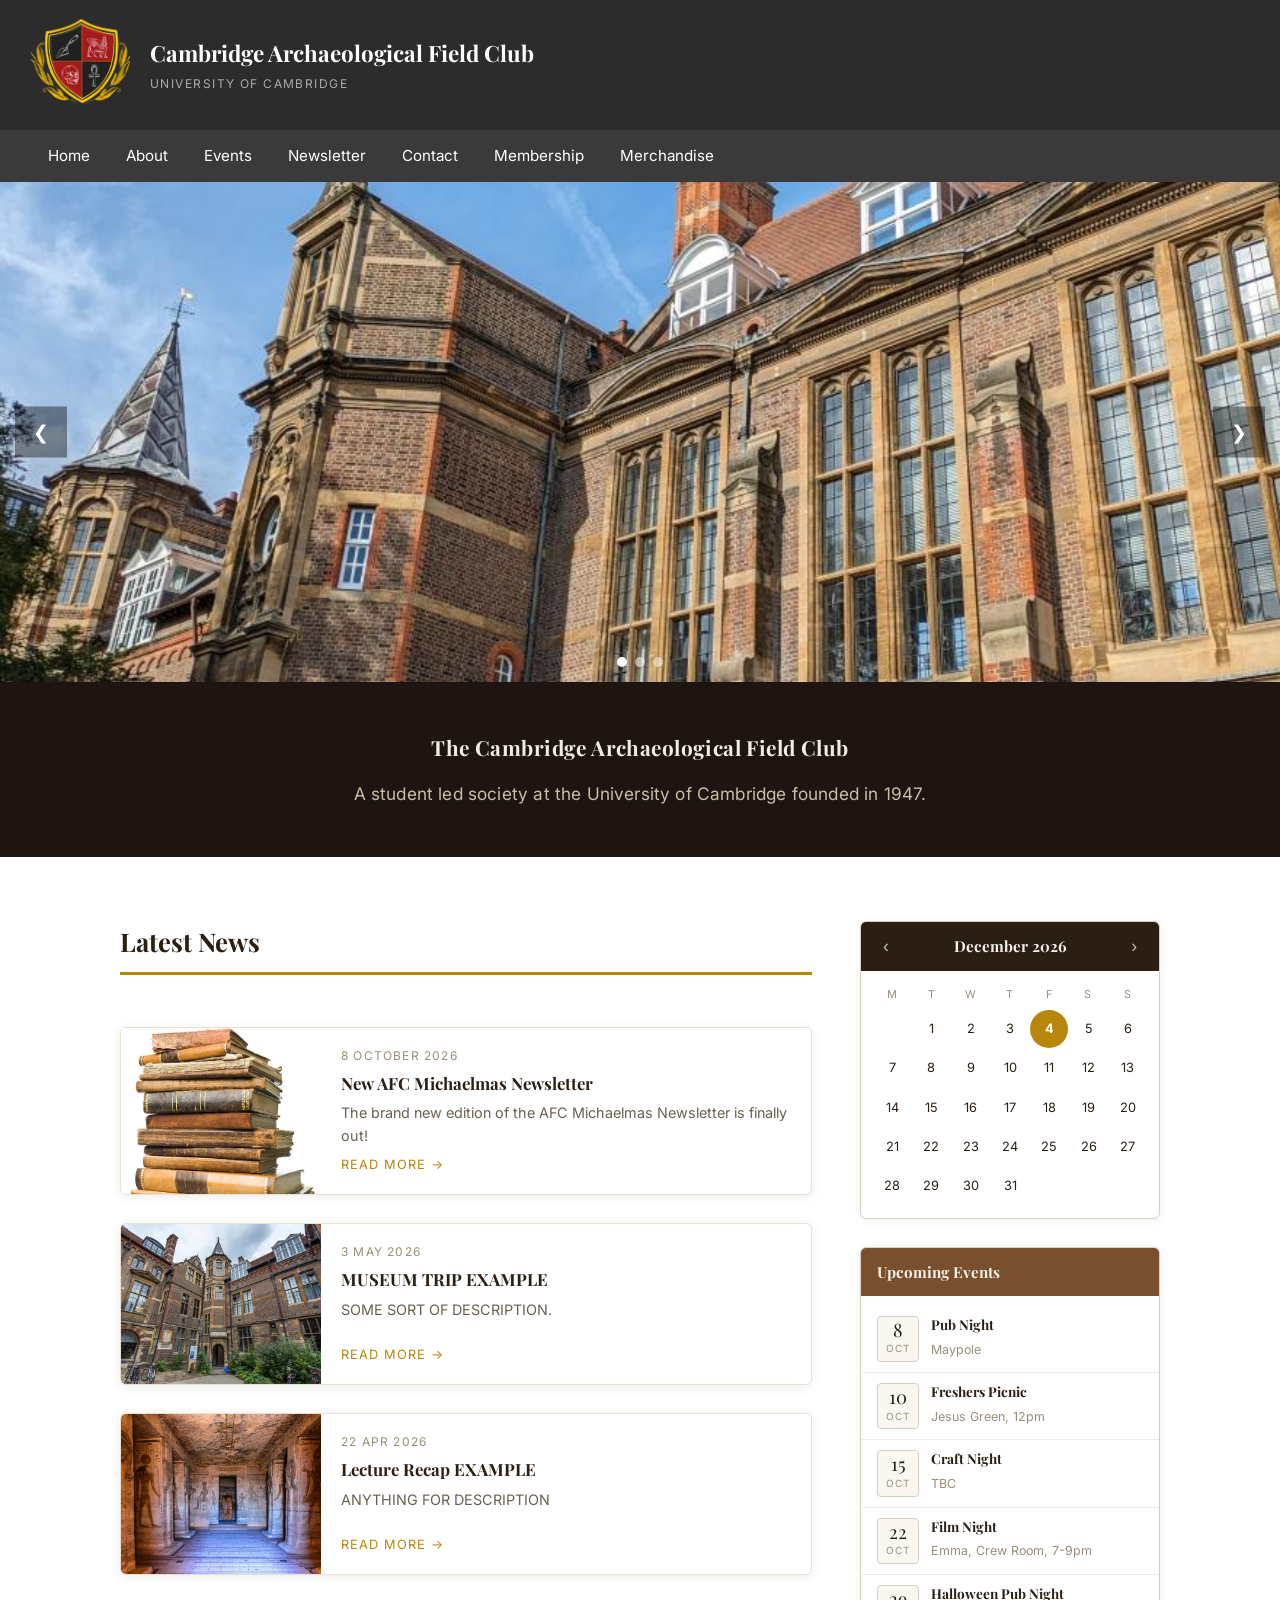
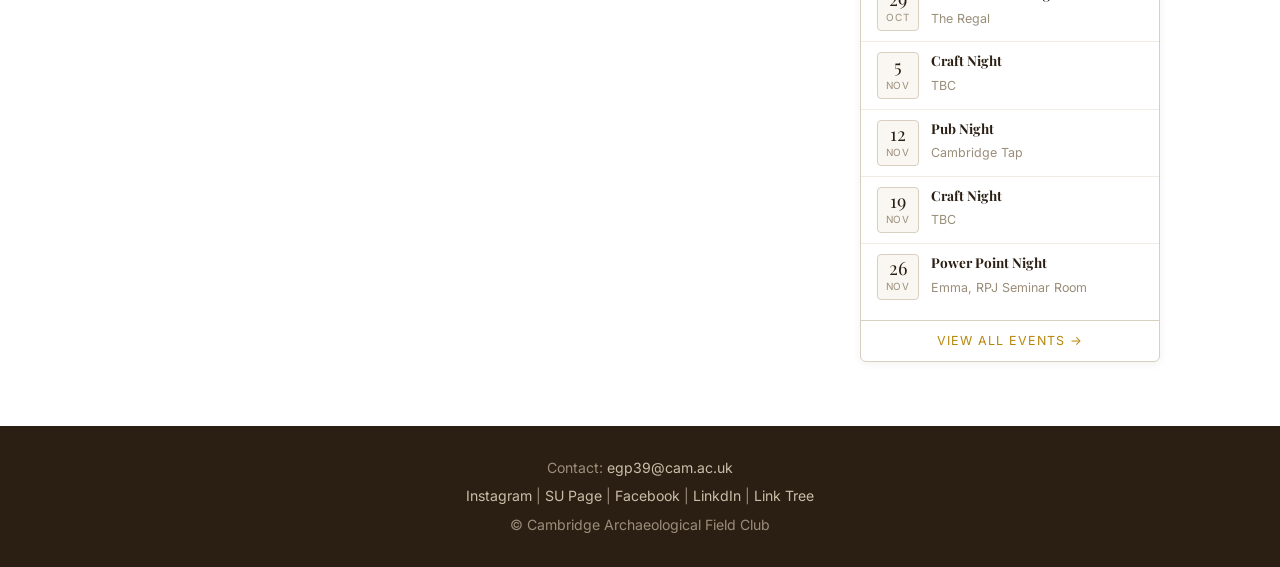
<file: index.html>
<!DOCTYPE html>
<html lang="en">
<head>
  <meta charset="UTF-8" />
  <meta name="viewport" content="width=device-width, initial-scale=1.0"/>
  <title>Cambridge Archaeological Field Club</title>
  <link href="https://fonts.googleapis.com/css2?family=Playfair+Display:wght@700&family=Inter:wght@300;400&display=swap" rel="stylesheet"/>
  <link rel="stylesheet" href="css/style.css"/>
</head>
<body>



  <!-- ===== HEADER ===== -->
  <header>
    <a href="index.html" class="header-logo-link">
      <img src="images/AFC CAM.png" alt="AFC LOGO"/>
    </a>
    <div class="header-text">
      <h1>Cambridge Archaeological Field Club</h1>
      <span class="header-sub">University of Cambridge</span>
    </div>
  </header>
  
  <!-- ===== NAVIGATION BAR ===== -->
  <nav>
    <ul>
      <li><a href="index.html">Home</a></li>
      <li class="has-dropdown">
        <a href="pages/about.html">About</a>
        <ul class="dropdown">
          <li><a href="pages/committee.html">Committee</a></li>
          <li><a href="pages/history.html">History</a></li>
        </ul>
      </li>
      <li class="has-dropdown">
        <a href="pages/events.html">Events</a>
        <ul class="dropdown">
          <li><a href="pages/past-events.html">Past Events</a></li>
          <li><a href="pages/upcoming.html">Upcoming</a></li>
        </ul>
      </li>
      <li><a href="pages/newsletter.html">Newsletter</a></li>
      <li><a href="pages/contact.html">Contact</a></li>
      <li><a href="pages/Membership.html">Membership</a></li>
      <li><a href="pages/Merchandise.html">Merchandise</a></li>
    </ul>
  </nav>
  
  <!-- ===== SLIDING BANNER ===== -->
  <div class="slider">
    <div class="slides">
      <div class="slide active" style="background-image: url('images/Department (1).jpg');"></div>
      <div class="slide" style="background-image: url('images/FRONTARIAL.png');"></div>
      <div class="slide" style="background-image: url('images/depar.jpg');"></div>   
    </div>
    <!-- Arrow buttons -->
    <button class="slider-btn prev">&#10094;</button>
    <button class="slider-btn next">&#10095;</button>
    <!-- Dots -->
    <div class="slider-dots">
      <span class="dot active"></span>
      <span class="dot"></span>
      <span class="dot"></span>
    </div>
  </div>

  <!-- ===== INTRO SECTION ===== -->
  <section id="intro">
    <p>
      <strong>The Cambridge Archaeological Field Club</strong> A student led society at the University of Cambridge founded in 1947.
    </p>
  </section>

  <!-- ===== MAIN CONTENT: NEWS + SIDEBAR ===== -->
  <div id="main-content">

    <!-- ===== LATEST NEWS / BLOG POSTS ===== -->
    <section id="blog">
      <h2 class="section-heading">Latest News</h2>

      <article class="blog-card fade-in">
        <div class="blog-card-img" style="background-image: url('images/AFCNEWS.jpg');"></div>
        <div class="blog-card-body">
          <span class="blog-date">8 October 2026 </span>
          <h3>New AFC Michaelmas Newsletter</h3>
          <p>The brand new edition of the AFC Michaelmas Newsletter is finally out!</p>
          <a href="pages/events.html" class="blog-read-more">Read more →</a>
        </div>
      </article>

      <article class="blog-card fade-in">
        <div class="blog-card-img" style="background-image: url('images/Cambridge-Museum-of-Archaeology-and-Anthropology-788x537.jpg');"></div>
        <div class="blog-card-body">
          <span class="blog-date">3 May 2026</span>
          <h3>MUSEUM TRIP EXAMPLE</h3>
          <p>SOME SORT OF DESCRIPTION.</p>
          <a href="pages/newsletter.html" class="blog-read-more">Read more →</a>
        </div>
      </article>

      <article class="blog-card fade-in">
        <div class="blog-card-img" style="background-image: url('images/resize.jpeg');"></div>
        <div class="blog-card-body">
          <span class="blog-date">22 Apr 2026</span>
          <h3>Lecture Recap EXAMPLE</h3>
          <p>ANYTHING FOR DESCRIPTION</p>
          <a href="pages/newsletter.html" class="blog-read-more">Read more →</a>
        </div>
      </article>
    </section>

    <!-- ===== SIDEBAR ===== -->
    <aside id="sidebar">

      <!-- Mini Calendar -->
      <div class="widget" id="mini-calendar">
        <!-- rendered by JS -->
      </div>

      <!-- Upcoming Events -->
      <div class="widget" id="events-widget">
        <h3 class="widget-title">Upcoming Events</h3>
        <ul class="events-list">
          <li>
            <div class="event-badge"><span class="ev-day">8</span><span class="ev-mon">Oct</span></div>
            <div class="event-detail"><strong>Pub Night </strong><span>Maypole</span></div>
          </li>
          <li>
            <div class="event-badge"><span class="ev-day">10</span><span class="ev-mon">Oct</span></div>
            <div class="event-detail"><strong>Freshers Picnic</strong><span>Jesus Green, 12pm</span></div>
          </li>
          <li>
            <div class="event-badge"><span class="ev-day">15</span><span class="ev-mon">Oct</span></div>
            <div class="event-detail"><strong>Craft Night</strong><span>TBC</span></div>
          </li>
          <li>
            <div class="event-badge"><span class="ev-day">22</span><span class="ev-mon">Oct</span></div>
            <div class="event-detail"><strong>Film Night</strong><span>Emma, Crew Room, 7-9pm</span></div>
          </li>
          <li>
            <div class="event-badge"><span class="ev-day">29</span><span class="ev-mon">Oct</span></div>
            <div class="event-detail"><strong>Halloween Pub Night</strong><span>The Regal</span></div>
          </li>
          <li>
            <div class="event-badge"><span class="ev-day">5</span><span class="ev-mon">Nov</span></div>
            <div class="event-detail"><strong>Craft Night</strong><span>TBC</span></div>
          </li>
          <li>
            <div class="event-badge"><span class="ev-day">12</span><span class="ev-mon">Nov</span></div>
            <div class="event-detail"><strong>Pub Night</strong><span>Cambridge Tap</span></div>
          </li>
          <li>
            <div class="event-badge"><span class="ev-day">19</span><span class="ev-mon">Nov</span></div>
            <div class="event-detail"><strong>Craft Night</strong><span>TBC</span></div>
          </li>
          <li>
            <div class="event-badge"><span class="ev-day">26</span><span class="ev-mon">Nov</span></div>
            <div class="event-detail"><strong>Power Point Night</strong><span>Emma, RPJ Seminar Room</span></div>
        </ul>
        <a href="pages/upcoming.html" class="widget-more">View all events →</a>
      </div>

    </aside>
  </div><!-- /#main-content -->

  <!-- ===== CONTACT / FOOTER ===== -->
  <footer>
    <p>Contact: <a href="mailto:egp39@cam.ac.uk">egp39@cam.ac.uk</a></p>
    <p>
      <a href="https://www.instagram.com/afc.cambridge/">Instagram</a> |
      <a href="https://www.cambridgesu.co.uk/organisation/12181/">SU Page</a> |
      <a href="https://www.facebook.com/UofCAFC">Facebook</a> |
      <a href="a"> LinkdIn</a> |
      <a href="https://linktr.ee/afccambridge?utm_source=ig&utm_medium=social&utm_content=link_in_bio&fbclid=PAZXh0bgNhZW0CMTEAc3J0YwZhcHBfaWQPOTM2NjE5NzQzMzkyNDU5AAGndQxa8T_lRNNbf-3pB2BCLRBkZARvJ_FZ0tATOxQnRyzodPG0KdSEfxv4E4E_aem_PB6PAgR6NfxRheyLg-0AaQ">Link Tree</a>
    
    </p>
    <p>&copy; Cambridge Archaeological Field Club</p>
  </footer>
  <script src="js/main.js"></script>
</body>
</html>
</file>
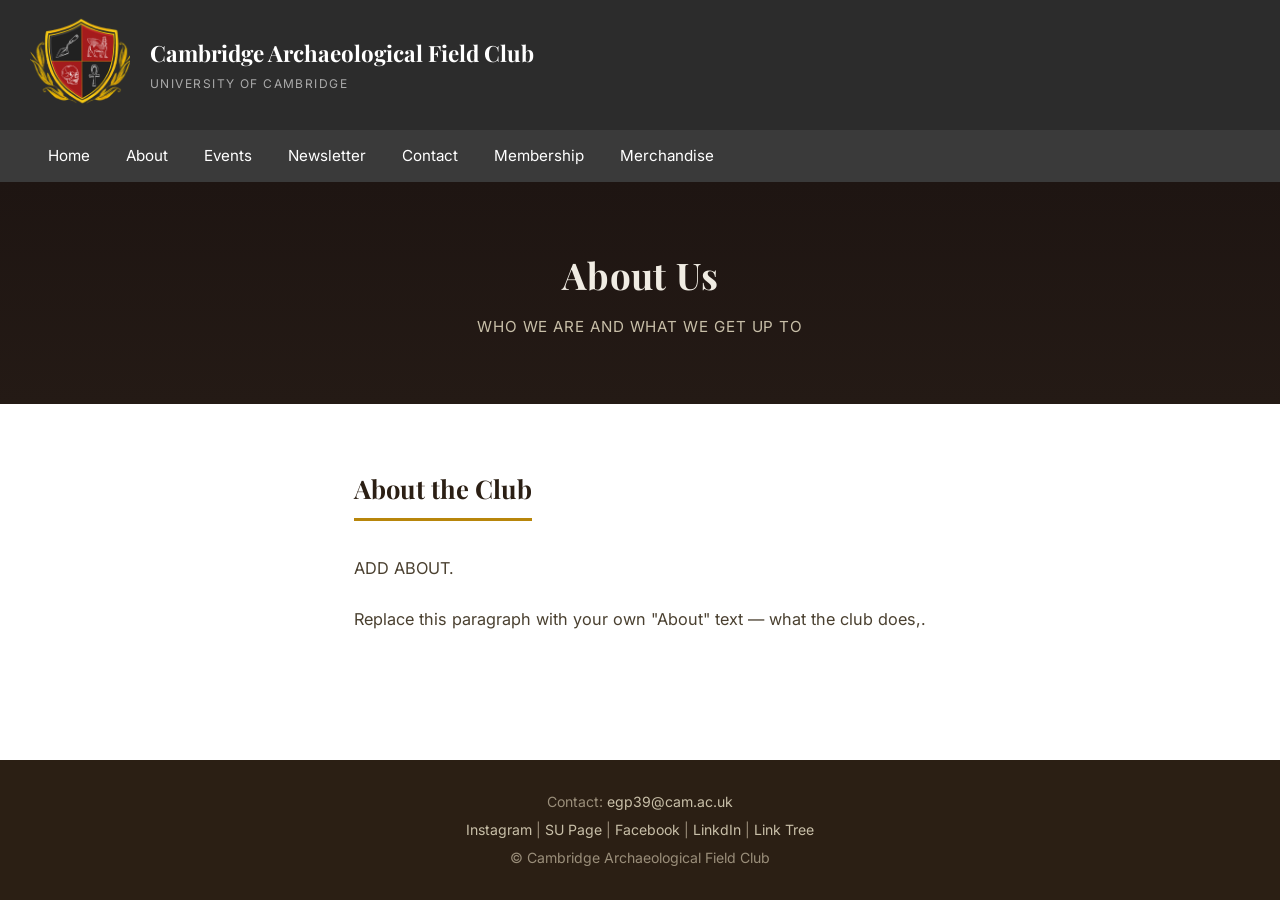
<file: pages/about.html>
<!DOCTYPE html>
<html lang="en">
<head>
  <meta charset="UTF-8" />
  <meta name="viewport" content="width=device-width, initial-scale=1.0"/>
  <title>About — Cambridge Archaeological Field Club</title>
  <link href="https://fonts.googleapis.com/css2?family=Playfair+Display:wght@700&family=Inter:wght@300;400&display=swap" rel="stylesheet"/>
  <link rel="stylesheet" href="../css/style.css"/>
</head>
<body>

  <!-- ===== HEADER ===== -->
  <header>
    <a href="../index.html" class="header-logo-link">
      <img src="../images/AFC CAM.png" alt="AFC LOGO"/>
    </a>
    <div class="header-text">
      <h1>Cambridge Archaeological Field Club</h1>
      <span class="header-sub">University of Cambridge</span>
    </div>
  </header>

  <!-- ===== NAVIGATION BAR ===== -->
  <nav>
    <ul>
      <li><a href="../index.html">Home</a></li>
      <li class="has-dropdown">
        <a href="about.html">About</a>
        <ul class="dropdown">
          <li><a href="committee.html">Committee</a></li>
          <li><a href="history.html">History</a></li>
        </ul>
      </li>
      <li class="has-dropdown">
        <a href="events.html">Events</a>
        <ul class="dropdown">
          <li><a href="past-events.html">Past Events</a></li>
          <li><a href="upcoming.html">Upcoming</a></li>
        </ul>
      </li>
      <li><a href="newsletter.html">Newsletter</a></li>
      <li><a href="contact.html">Contact</a></li>
      <li><a href="Membership.html">Membership</a></li>
      <li><a href="Merchandise.html">Merchandise</a></li>
    </ul>
  </nav>

  <!-- ===== PAGE HERO ===== -->
  <div class="page-hero">
    <h1>About Us</h1>
    <p>Who we are and what we get up to</p>
  </div>

  <section class="page-content">
    <h2 class="section-heading">About the Club</h2>
    <p>ADD ABOUT.</p>
    <p>Replace this paragraph with your own "About" text — what the club does,.</p>
  </section>

  <!-- ===== CONTACT / FOOTER ===== -->
  <footer>
    <p>Contact: <a href="mailto:egp39@cam.ac.uk">egp39@cam.ac.uk</a></p>
    <p>
      <a href="https://www.instagram.com/afc.cambridge/">Instagram</a> |
      <a href="https://www.cambridgesu.co.uk/organisation/12181/">SU Page</a> |
      <a href="https://www.facebook.com/UofCAFC">Facebook</a> |
      <a href="a"> LinkdIn</a> |
      <a href="https://linktr.ee/afccambridge?utm_source=ig&utm_medium=social&utm_content=link_in_bio&fbclid=PAZXh0bgNhZW0CMTEAc3J0YwZhcHBfaWQPOTM2NjE5NzQzMzkyNDU5AAGndQxa8T_lRNNbf-3pB2BCLRBkZARvJ_FZ0tATOxQnRyzodPG0KdSEfxv4E4E_aem_PB6PAgR6NfxRheyLg-0AaQ">Link Tree</a>
    </p>
    <p>&copy; Cambridge Archaeological Field Club</p>
  </footer>
  <script src="../js/main.js"></script>
</body>
</html>
</file>
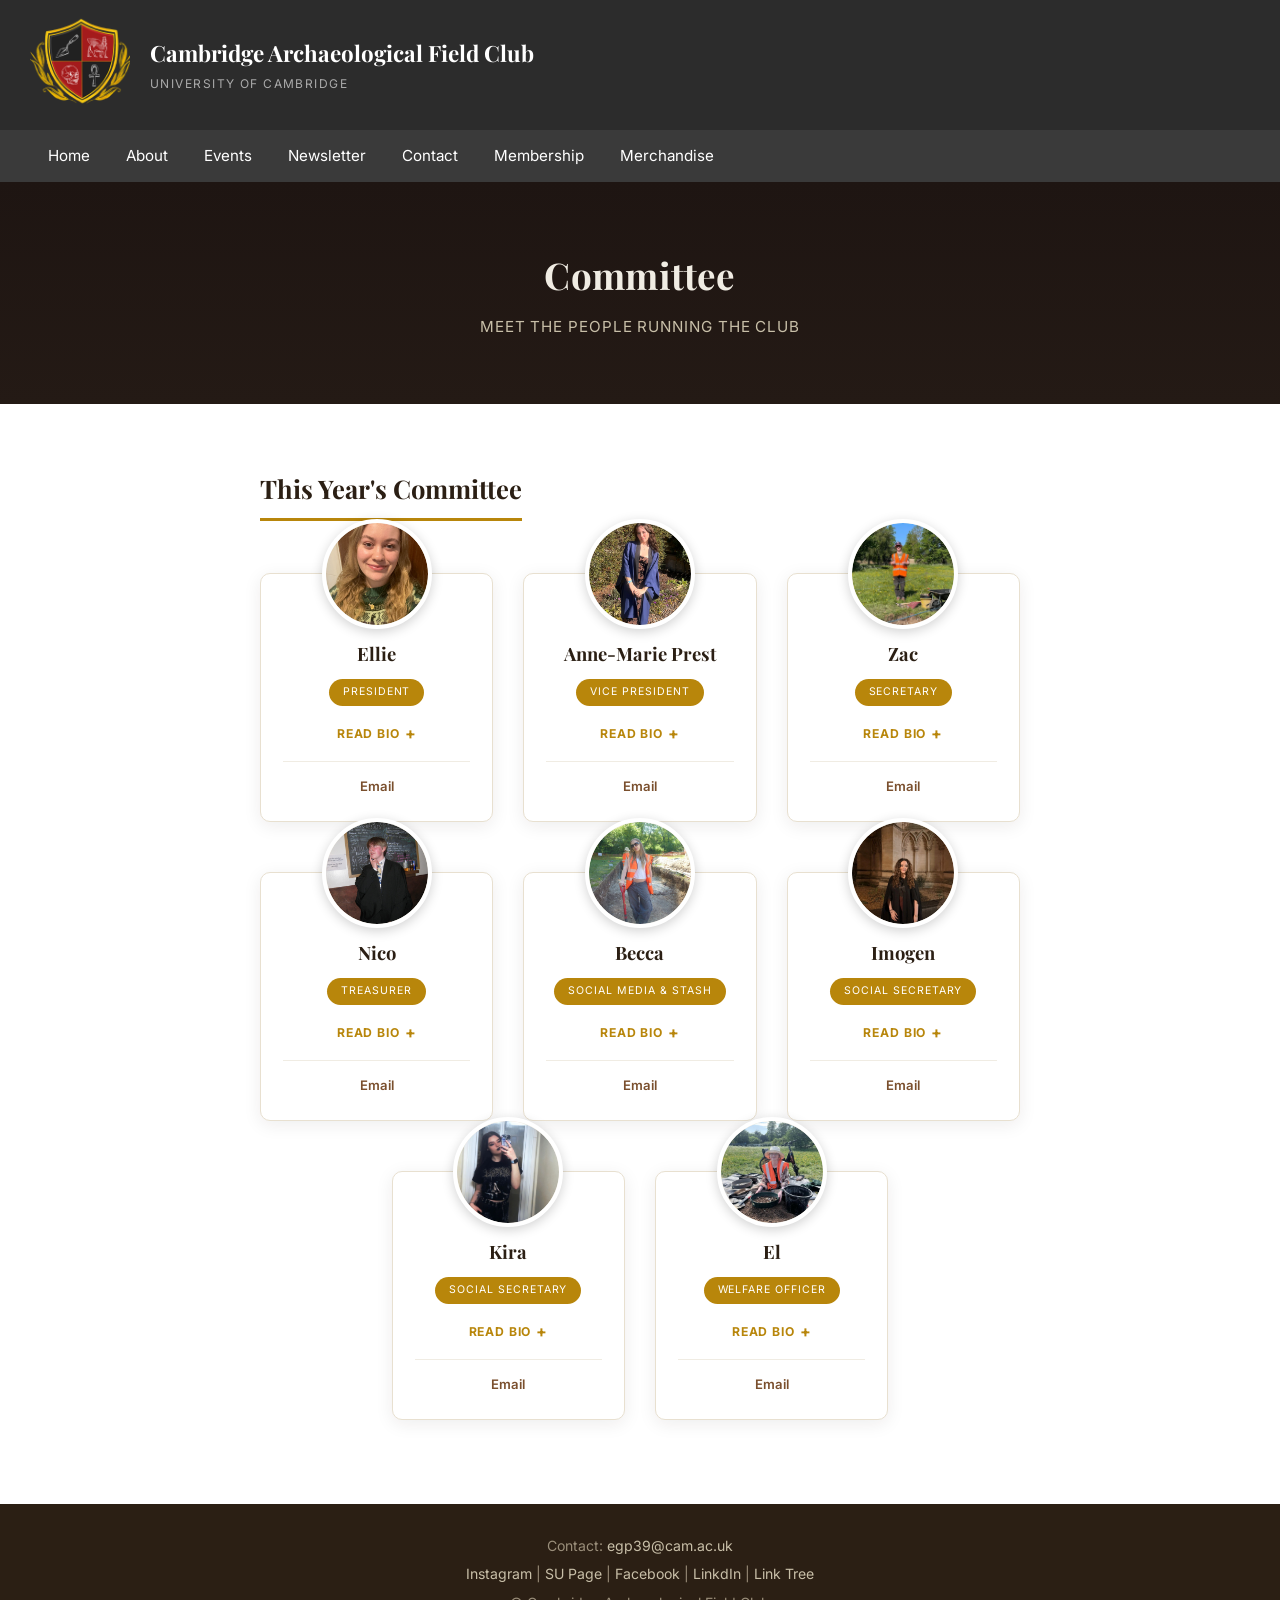
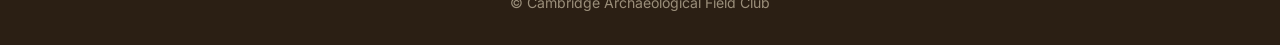
<file: pages/committee.html>
<!DOCTYPE html>
<html lang="en">
<head>
  <meta charset="UTF-8" />
  <meta name="viewport" content="width=device-width, initial-scale=1.0"/>
  <title>Committee — Cambridge Archaeological Field Club</title>
  <link href="https://fonts.googleapis.com/css2?family=Playfair+Display:wght@700&family=Inter:wght@300;400&display=swap" rel="stylesheet"/>
  <link rel="stylesheet" href="../css/style.css"/>
</head>
<body>

  <!-- ===== HEADER ===== -->
  <header>
    <a href="../index.html" class="header-logo-link">
      <img src="../images/AFC CAM.png" alt="AFC LOGO"/>
    </a>
    <div class="header-text">
      <h1>Cambridge Archaeological Field Club</h1>
      <span class="header-sub">University of Cambridge</span>
    </div>
  </header>

  <!-- ===== NAVIGATION BAR ===== -->
  <nav>
    <ul>
      <li><a href="../index.html">Home</a></li>
      <li class="has-dropdown">
        <a href="about.html">About</a>
        <ul class="dropdown">
          <li><a href="committee.html">Committee</a></li>
          <li><a href="history.html">History</a></li>
        </ul>
      </li>
      <li class="has-dropdown">
        <a href="events.html">Events</a>
        <ul class="dropdown">
          <li><a href="past-events.html">Past Events</a></li>
          <li><a href="upcoming.html">Upcoming</a></li>
        </ul>
      </li>
      <li><a href="newsletter.html">Newsletter</a></li>
      <li><a href="contact.html">Contact</a></li>
      <li><a href="Membership.html">Membership</a></li>
      <li><a href="Merchandise.html">Merchandise</a></li>
    </ul>
  </nav>

  <!-- ===== PAGE HERO ===== -->
  <div class="page-hero">
    <h1>Committee</h1>
    <p>Meet the people running the club</p>
  </div>

  <section class="page-content">
    <h2 class="section-heading">This Year's Committee</h2>
    <div class="committee-grid">

      <!-- President -->
      <div class="committee-card">
        <div class="committee-photo">
          <img src="../images/President.jpg" alt="Ellie">
        </div>
        <h3 class="committee-name">Ellie</h3>
        <span class="committee-role">President</span>
        <details class="committee-bio">
          <summary>Read bio</summary>
          <p class="committee-desc">Hi, I'm Ellie, the new AFC president! I'm a second year on joint bio anth and archaeology, and I like Palaeolithic archaeology, and have been obsessed with Neanderthals for years. Outside of degree stuff I spend too much time in the theatre, and I enjoy handsewing historical costumes! I'm super excited to run the society this year, and hopefully bringing back in some fun new activities!</p>
        </details>
        <div class="committee-contact">
          <a href="mailto:president@afccambridge.example">Email</a>
        </div>
      </div>

      <!-- Vice President -->
      <div class="committee-card">
        <div class="committee-photo">
          <img src="../images/Anne2.png" alt="Anne-Marie Prest">
        </div>
        <h3 class="committee-name">Anne-Marie Prest</h3>
        <span class="committee-role">Vice President</span>
        <details class="committee-bio">
          <summary>Read bio</summary>
          <p class="committee-desc">Hello I'm Anne, first year archaeologist aiming to study Egyptology with a special interest in language and underwater archaeology. I am your new Vice-President and I aim to shake things up a bit here at the AFC and rally the troops by focusing more on outreach to our new members. I'm excited for the year to come and to meet everyone properly 😊</p>
        </details>
        <div class="committee-contact">
          <a href="mailto:vicepresident@afccambridge.example">Email</a>
        </div>
      </div>

      <!-- Secretary -->
      <div class="committee-card">
        <div class="committee-photo">
          <img src="../images/ZacZ.png" alt="Zac">
        </div>
        <h3 class="committee-name">Zac</h3>
        <span class="committee-role">Secretary</span>
        <details class="committee-bio">
          <summary>Read bio</summary>
          <p class="committee-desc">Hi, I'm Zac, the new AFC Secretary. I'm a first year Archaeologist at Emmanuel and I am currently interested in the development of trade and cultural exchange.</p>
        </details>
        <div class="committee-contact">
          <a href="mailto:secretary@afccambridge.example">Email</a>
        </div>
      </div>

      <!-- Treasurer -->
      <div class="committee-card">
        <div class="committee-photo">
          <img src="../images/Nico.jpg" alt="Nico">
        </div>
        <h3 class="committee-name">Nico</h3>
        <span class="committee-role">Treasurer</span>
        <details class="committee-bio">
          <summary>Read bio</summary>
          <p class="committee-desc">Hi I'm Nico, a first year archaeologist and your new treasurer! I love everything medieval and I can also talk about politics for hours. I'm involved in the Scottish Society and the Socialist Worker's Student Society in committee roles so hopefully I can pull on that experience this year :)</p>
        </details>
        <div class="committee-contact">
          <a href="mailto:treasurer@afccambridge.example">Email</a>
        </div>
      </div>

      <!-- Social Media & Stash -->
      <div class="committee-card">
        <div class="committee-photo">
          <img src="../images/Becca.jpg" alt="Becca">
        </div>
        <h3 class="committee-name">Becca</h3>
        <span class="committee-role">Social Media &amp; Stash</span>
        <details class="committee-bio">
          <summary>Read bio</summary>
          <p class="committee-desc">Hi I'm Becca, I'm a first year archaeologist, and I'm in charge of social media and stash this year! I loveeee monkeys 🙊 and everything to do with bio anth!</p>
        </details>
        <div class="committee-contact">
          <a href="mailto:publicity@afccambridge.example">Email</a>
        </div>
      </div>

      <!-- Social Secretary 1 -->
      <div class="committee-card">
        <div class="committee-photo">
          <img src="../images/Imogen.jpg" alt="Imogen">
        </div>
        <h3 class="committee-name">Imogen</h3>
        <span class="committee-role">Social Secretary</span>
        <details class="committee-bio">
          <summary>Read bio</summary>
          <p class="committee-desc">Hey everyone!! I'm Imogen, one of the social secs for this year. I love Mesopotamian archaeology and the study of politics and heritage — but aside from that, I love visiting the pub with friends, good music and travelling the world! I'm so excited to be finishing my degree whilst sharing this role with Kira and organising fun events for you all.</p>
        </details>
        <div class="committee-contact">
          <a href="mailto:social1@afccambridge.example">Email</a>
        </div>
      </div>

      <!-- Social Secretary 2 -->
      <div class="committee-card">
        <div class="committee-photo">
          <img src="../images/Kira.jpg" alt="Kira">
        </div>
        <h3 class="committee-name">Kira</h3>
        <span class="committee-role">Social Secretary</span>
        <details class="committee-bio">
          <summary>Read bio</summary>
          <p class="committee-desc">Hi! I'm Kira, a Trinity second-year archaeologist, and joint social sec with Imogen :) My main archaeological interest is Ancient Egyptian society, especially regarding their religious and burial practices. More personally, I am a huge fan of metal music! I'm president of the Heavy Metal Society and lead vocalist in our student band, Jobless. I also love horror movies, especially the Terrifier franchise! I look forward to working within the AFC and meeting new people in archaeology :)</p>
        </details>
        <div class="committee-contact">
          <a href="mailto:social2@afccambridge.example">Email</a>
        </div>
      </div>

      <!-- Welfare Officer -->
      <div class="committee-card">
        <div class="committee-photo">
          <img src="../images/El.jpg" alt="El">
        </div>
        <h3 class="committee-name">El</h3>
        <span class="committee-role">Welfare Officer</span>
        <details class="committee-bio">
          <summary>Read bio</summary>
          <p class="committee-desc">Hello :) I'm El, I'm just about to start my second year studying archaeology and I am excited to be your next AFC Welfare Officer! My interests include all things ancient pottery, archaeobotany and illustration. Academics aside, I am also passionate about accessibility and student support within the AFC, department and beyond. I look forward to working with the rest of the AFC committee to provide access information for events and address any welfare concerns or queries you may have.</p>
        </details>
        <div class="committee-contact">
          <a href="mailto:welfare@afccambridge.example">Email</a>
        </div>
      </div>

    </div>
  </section>

  <!-- ===== CONTACT / FOOTER ===== -->
  <footer>
    <p>Contact: <a href="mailto:egp39@cam.ac.uk">egp39@cam.ac.uk</a></p>
    <p>
      <a href="https://www.instagram.com/afc.cambridge/">Instagram</a> |
      <a href="https://www.cambridgesu.co.uk/organisation/12181/">SU Page</a> |
      <a href="https://www.facebook.com/UofCAFC">Facebook</a> |
      <a href="a"> LinkdIn</a> |
      <a href="https://linktr.ee/afccambridge?utm_source=ig&utm_medium=social&utm_content=link_in_bio&fbclid=PAZXh0bgNhZW0CMTEAc3J0YwZhcHBfaWQPOTM2NjE5NzQzMzkyNDU5AAGndQxa8T_lRNNbf-3pB2BCLRBkZARvJ_FZ0tATOxQnRyzodPG0KdSEfxv4E4E_aem_PB6PAgR6NfxRheyLg-0AaQ">Link Tree</a>
    </p>
    <p>&copy; Cambridge Archaeological Field Club</p>
  </footer>
  <script src="../js/main.js"></script>
</body>
</html>
</file>
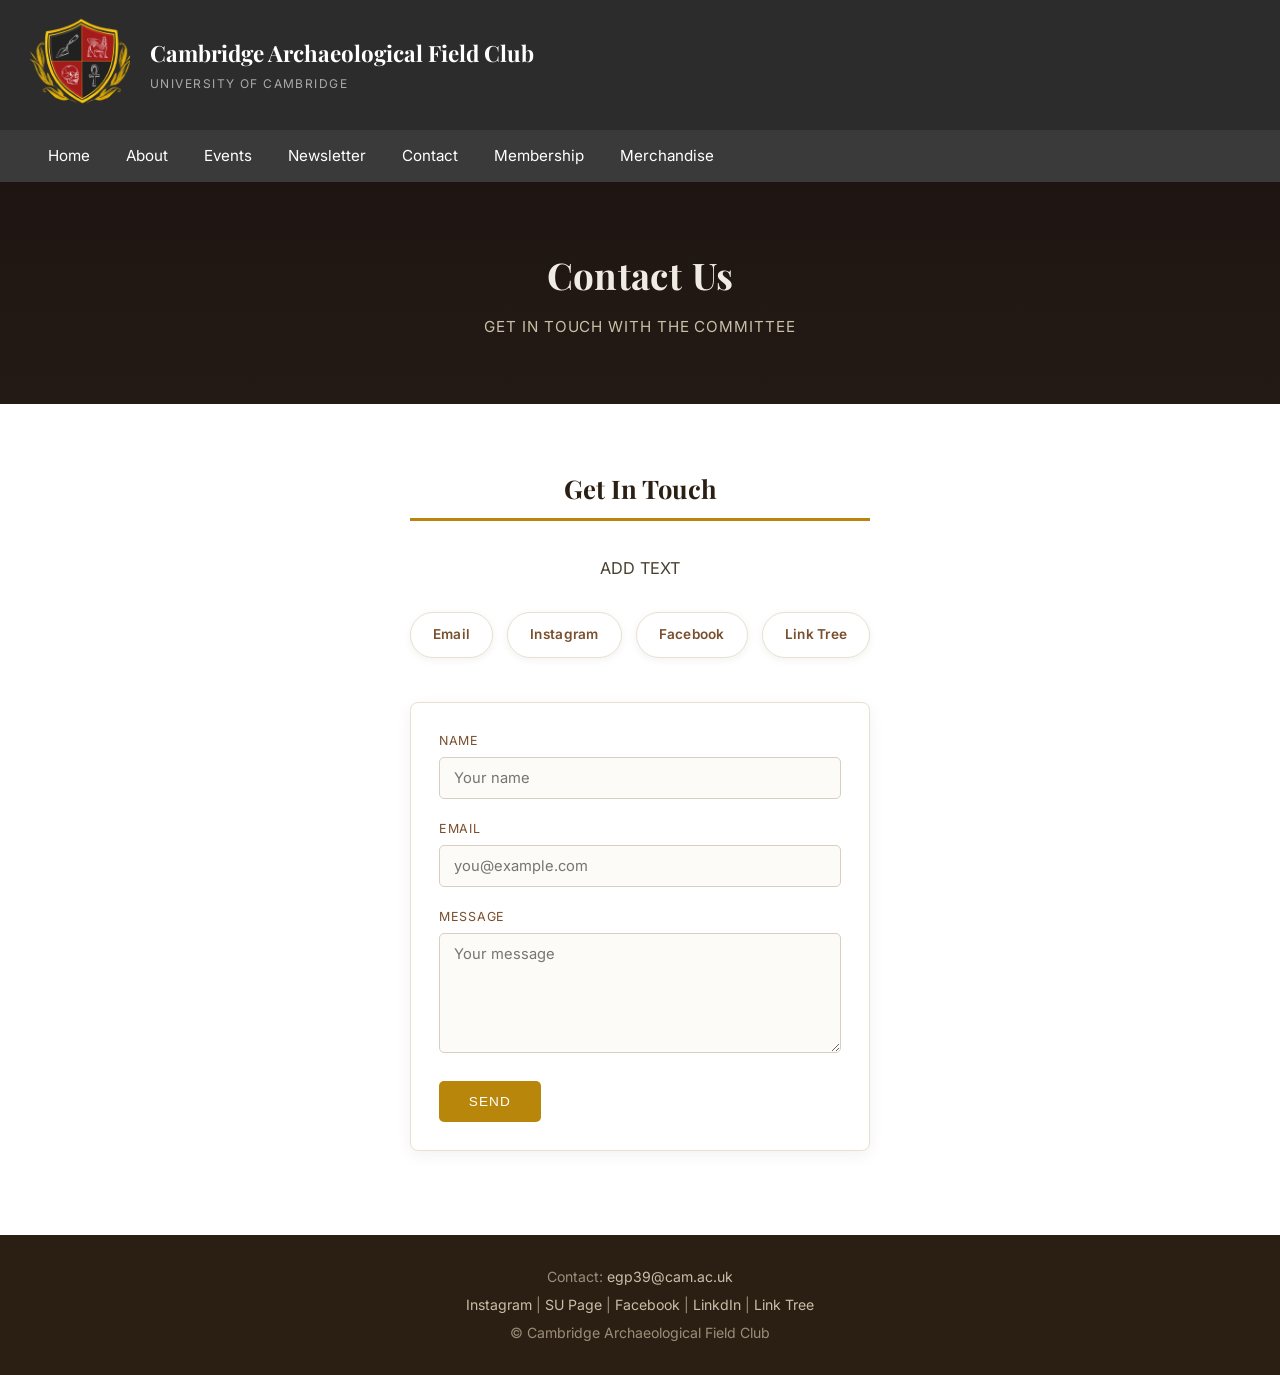
<file: pages/contact.html>
<!DOCTYPE html>
<html lang="en">
<head>
  <meta charset="UTF-8" />
  <meta name="viewport" content="width=device-width, initial-scale=1.0"/>
  <title>Contact — Cambridge Archaeological Field Club</title>
  <link href="https://fonts.googleapis.com/css2?family=Playfair+Display:wght@700&family=Inter:wght@300;400&display=swap" rel="stylesheet"/>
  <link rel="stylesheet" href="../css/style.css"/>
</head>
<body>

  <!-- ===== HEADER ===== -->
  <header>
    <a href="../index.html" class="header-logo-link">
      <img src="../images/AFC CAM.png" alt="AFC LOGO"/>
    </a>
    <div class="header-text">
      <h1>Cambridge Archaeological Field Club</h1>
      <span class="header-sub">University of Cambridge</span>
    </div>
  </header>

  <!-- ===== NAVIGATION BAR ===== -->
  <nav>
    <ul>
      <li><a href="../index.html">Home</a></li>
      <li class="has-dropdown">
        <a href="about.html">About</a>
        <ul class="dropdown">
          <li><a href="committee.html">Committee</a></li>
          <li><a href="history.html">History</a></li>
        </ul>
      </li>
      <li class="has-dropdown">
        <a href="events.html">Events</a>
        <ul class="dropdown">
          <li><a href="past-events.html">Past Events</a></li>
          <li><a href="upcoming.html">Upcoming</a></li>
        </ul>
      </li>
      <li><a href="newsletter.html">Newsletter</a></li>
      <li><a href="contact.html">Contact</a></li>
      <li><a href="Membership.html">Membership</a></li>
      <li><a href="Merchandise.html">Merchandise</a></li>
    </ul>
  </nav>

  <!-- ===== PAGE HERO ===== -->
  <div class="page-hero">
    <h1>Contact Us</h1>
    <p>Get in touch with the committee</p>
  </div>

  <section class="page-content contact-content">
    <h2 class="section-heading">Get In Touch</h2>
    <p>ADD TEXT </p>

    <div class="contact-methods">
      <a class="contact-method" href="mailto:egp39@cam.ac.uk">Email</a>
      <a class="contact-method" href="https://www.instagram.com/afc.cambridge/">Instagram</a>
      <a class="contact-method" href="https://www.facebook.com/UofCAFC">Facebook</a>
      <a class="contact-method" href="https://linktr.ee/afccambridge">Link Tree</a>
    </div>

    <div class="contact-form-wrap">
      <form class="simple-form" onsubmit="return false;">
        <div>
          <label for="name">Name</label>
          <input type="text" id="name" name="name" placeholder="Your name" />
        </div>
        <div>
          <label for="email">Email</label>
          <input type="email" id="email" name="email" placeholder="you@example.com" />
        </div>
        <div>
          <label for="message">Message</label>
          <textarea id="message" name="message" placeholder="Your message"></textarea>
        </div>
        <button type="submit">Send</button>
      </form>
    </div>
  </section>

  <!-- ===== CONTACT / FOOTER ===== -->
  <footer>
    <p>Contact: <a href="mailto:egp39@cam.ac.uk">egp39@cam.ac.uk</a></p>
    <p>
      <a href="https://www.instagram.com/afc.cambridge/">Instagram</a> |
      <a href="https://www.cambridgesu.co.uk/organisation/12181/">SU Page</a> |
      <a href="https://www.facebook.com/UofCAFC">Facebook</a> |
      <a href="a"> LinkdIn</a> |
      <a href="https://linktr.ee/afccambridge?utm_source=ig&utm_medium=social&utm_content=link_in_bio&fbclid=PAZXh0bgNhZW0CMTEAc3J0YwZhcHBfaWQPOTM2NjE5NzQzMzkyNDU5AAGndQxa8T_lRNNbf-3pB2BCLRBkZARvJ_FZ0tATOxQnRyzodPG0KdSEfxv4E4E_aem_PB6PAgR6NfxRheyLg-0AaQ">Link Tree</a>
    </p>
    <p>&copy; Cambridge Archaeological Field Club</p>
  </footer>
  <script src="../js/main.js"></script>
</body>
</html>
</file>
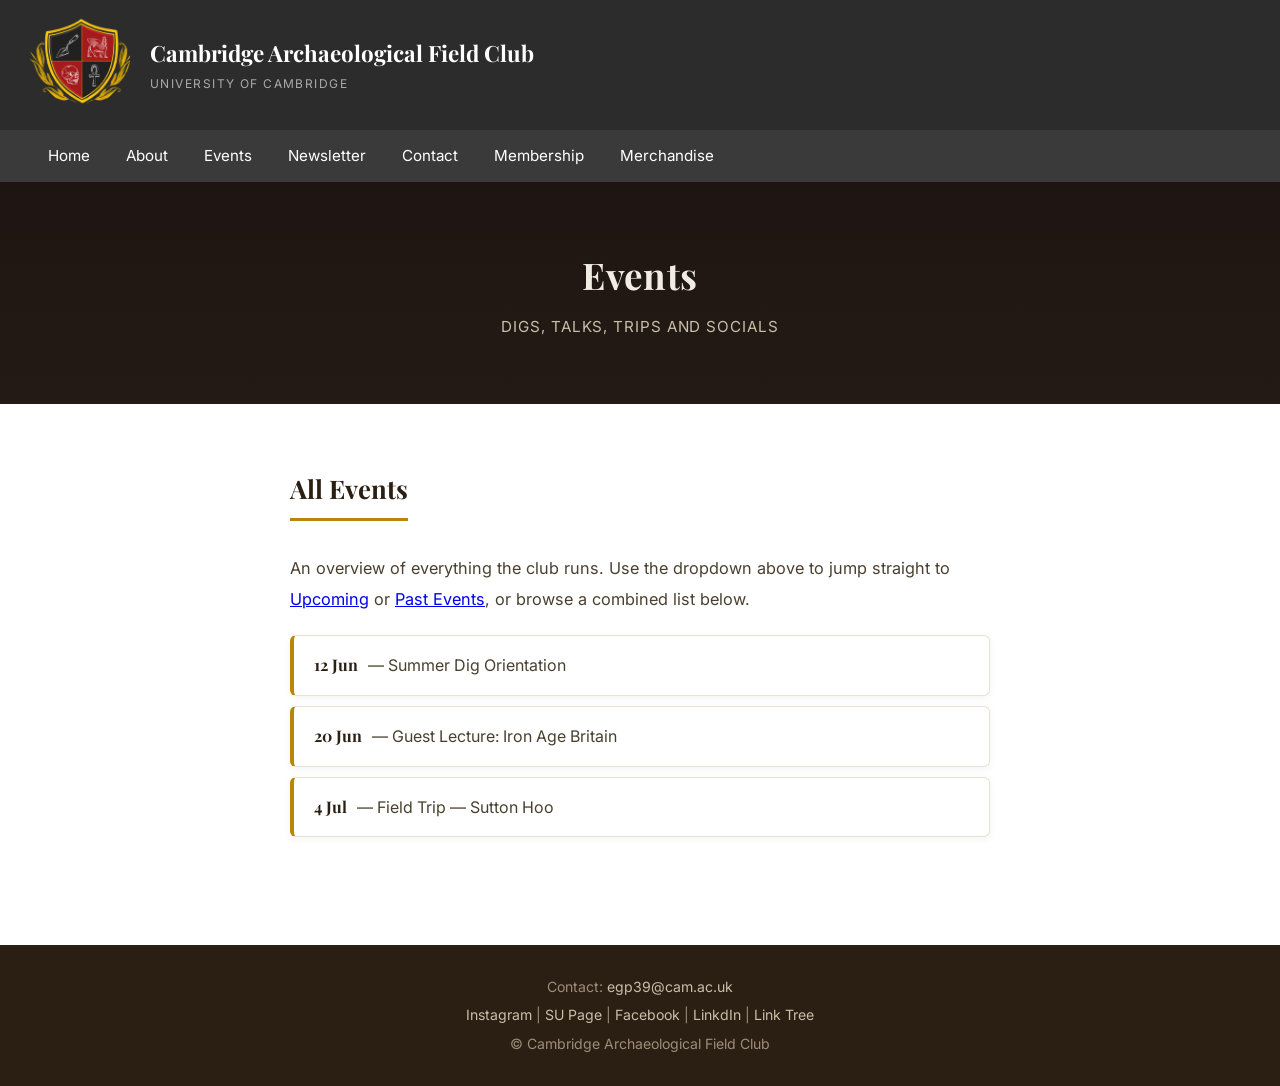
<file: pages/events.html>
<!DOCTYPE html>
<html lang="en">
<head>
  <meta charset="UTF-8" />
  <meta name="viewport" content="width=device-width, initial-scale=1.0"/>
  <title>Events — Cambridge Archaeological Field Club</title>
  <link href="https://fonts.googleapis.com/css2?family=Playfair+Display:wght@700&family=Inter:wght@300;400&display=swap" rel="stylesheet"/>
  <link rel="stylesheet" href="../css/style.css"/>
</head>
<body>

  <!-- ===== HEADER ===== -->
  <header>
    <a href="../index.html" class="header-logo-link">
      <img src="../images/AFC CAM.png" alt="AFC LOGO"/>
    </a>
    <div class="header-text">
      <h1>Cambridge Archaeological Field Club</h1>
      <span class="header-sub">University of Cambridge</span>
    </div>
  </header>

  <!-- ===== NAVIGATION BAR ===== -->
  <nav>
    <ul>
      <li><a href="../index.html">Home</a></li>
      <li class="has-dropdown">
        <a href="about.html">About</a>
        <ul class="dropdown">
          <li><a href="committee.html">Committee</a></li>
          <li><a href="history.html">History</a></li>
        </ul>
      </li>
      <li class="has-dropdown">
        <a href="events.html">Events</a>
        <ul class="dropdown">
          <li><a href="past-events.html">Past Events</a></li>
          <li><a href="upcoming.html">Upcoming</a></li>
        </ul>
      </li>
      <li><a href="newsletter.html">Newsletter</a></li>
      <li><a href="contact.html">Contact</a></li>
      <li><a href="Membership.html">Membership</a></li>
      <li><a href="Merchandise.html">Merchandise</a></li>
    </ul>
  </nav>

  <!-- ===== PAGE HERO ===== -->
  <div class="page-hero">
    <h1>Events</h1>
    <p>Digs, talks, trips and socials</p>
  </div>

  <section class="page-content">
    <h2 class="section-heading">All Events</h2>
    <p>An overview of everything the club runs. Use the dropdown above to jump straight to <a href="upcoming.html">Upcoming</a> or <a href="past-events.html">Past Events</a>, or browse a combined list below.</p>
    <ul class="plain-list">
      <li><strong>12 Jun</strong> — Summer Dig Orientation</li>
      <li><strong>20 Jun</strong> — Guest Lecture: Iron Age Britain</li>
      <li><strong>4 Jul</strong> — Field Trip — Sutton Hoo</li>
    </ul>
  </section>

  <!-- ===== CONTACT / FOOTER ===== -->
  <footer>
    <p>Contact: <a href="mailto:egp39@cam.ac.uk">egp39@cam.ac.uk</a></p>
    <p>
      <a href="https://www.instagram.com/afc.cambridge/">Instagram</a> |
      <a href="https://www.cambridgesu.co.uk/organisation/12181/">SU Page</a> |
      <a href="https://www.facebook.com/UofCAFC">Facebook</a> |
      <a href="a"> LinkdIn</a> |
      <a href="https://linktr.ee/afccambridge?utm_source=ig&utm_medium=social&utm_content=link_in_bio&fbclid=PAZXh0bgNhZW0CMTEAc3J0YwZhcHBfaWQPOTM2NjE5NzQzMzkyNDU5AAGndQxa8T_lRNNbf-3pB2BCLRBkZARvJ_FZ0tATOxQnRyzodPG0KdSEfxv4E4E_aem_PB6PAgR6NfxRheyLg-0AaQ">Link Tree</a>
    </p>
    <p>&copy; Cambridge Archaeological Field Club</p>
  </footer>
  <script src="../js/main.js"></script>
</body>
</html>
</file>
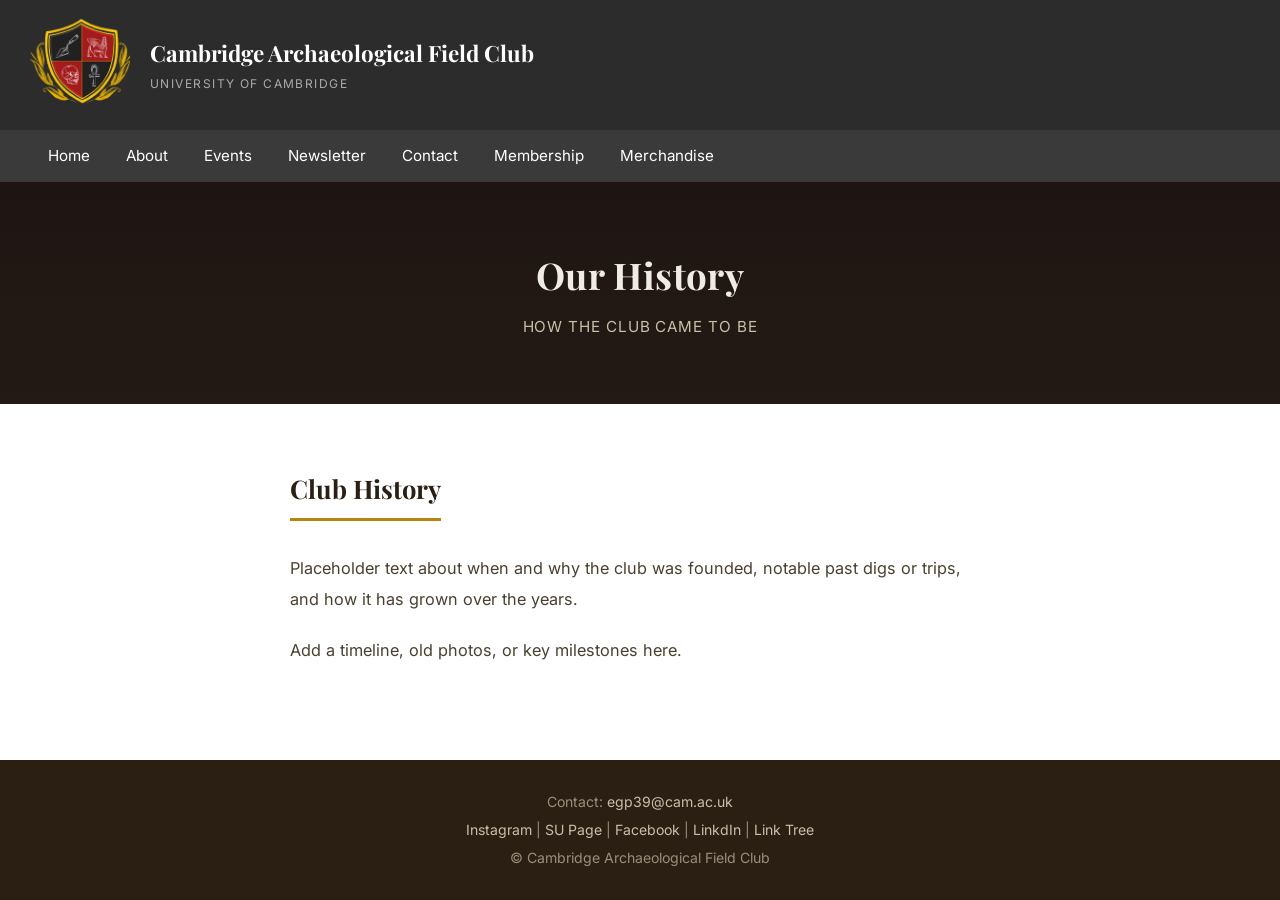
<file: pages/history.html>
<!DOCTYPE html>
<html lang="en">
<head>
  <meta charset="UTF-8" />
  <meta name="viewport" content="width=device-width, initial-scale=1.0"/>
  <title>History — Cambridge Archaeological Field Club</title>
  <link href="https://fonts.googleapis.com/css2?family=Playfair+Display:wght@700&family=Inter:wght@300;400&display=swap" rel="stylesheet"/>
  <link rel="stylesheet" href="../css/style.css"/>
</head>
<body>

  <!-- ===== HEADER ===== -->
  <header>
    <a href="../index.html" class="header-logo-link">
      <img src="../images/AFC CAM.png" alt="AFC LOGO"/>
    </a>
    <div class="header-text">
      <h1>Cambridge Archaeological Field Club</h1>
      <span class="header-sub">University of Cambridge</span>
    </div>
  </header>

  <!-- ===== NAVIGATION BAR ===== -->
  <nav>
    <ul>
      <li><a href="../index.html">Home</a></li>
      <li class="has-dropdown">
        <a href="about.html">About</a>
        <ul class="dropdown">
          <li><a href="committee.html">Committee</a></li>
          <li><a href="history.html">History</a></li>
        </ul>
      </li>
      <li class="has-dropdown">
        <a href="events.html">Events</a>
        <ul class="dropdown">
          <li><a href="past-events.html">Past Events</a></li>
          <li><a href="upcoming.html">Upcoming</a></li>
        </ul>
      </li>
      <li><a href="newsletter.html">Newsletter</a></li>
      <li><a href="contact.html">Contact</a></li>
      <li><a href="Membership.html">Membership</a></li>
      <li><a href="Merchandise.html">Merchandise</a></li>
    </ul>
  </nav>

  <!-- ===== PAGE HERO ===== -->
  <div class="page-hero">
    <h1>Our History</h1>
    <p>How the club came to be</p>
  </div>

  <section class="page-content">
    <h2 class="section-heading">Club History</h2>
    <p>Placeholder text about when and why the club was founded, notable past digs or trips, and how it has grown over the years.</p>
    <p>Add a timeline, old photos, or key milestones here.</p>
  </section>

  <!-- ===== CONTACT / FOOTER ===== -->
  <footer>
    <p>Contact: <a href="mailto:egp39@cam.ac.uk">egp39@cam.ac.uk</a></p>
    <p>
      <a href="https://www.instagram.com/afc.cambridge/">Instagram</a> |
      <a href="https://www.cambridgesu.co.uk/organisation/12181/">SU Page</a> |
      <a href="https://www.facebook.com/UofCAFC">Facebook</a> |
      <a href="a"> LinkdIn</a> |
      <a href="https://linktr.ee/afccambridge?utm_source=ig&utm_medium=social&utm_content=link_in_bio&fbclid=PAZXh0bgNhZW0CMTEAc3J0YwZhcHBfaWQPOTM2NjE5NzQzMzkyNDU5AAGndQxa8T_lRNNbf-3pB2BCLRBkZARvJ_FZ0tATOxQnRyzodPG0KdSEfxv4E4E_aem_PB6PAgR6NfxRheyLg-0AaQ">Link Tree</a>
    </p>
    <p>&copy; Cambridge Archaeological Field Club</p>
  </footer>
  <script src="../js/main.js"></script>
</body>
</html>
</file>
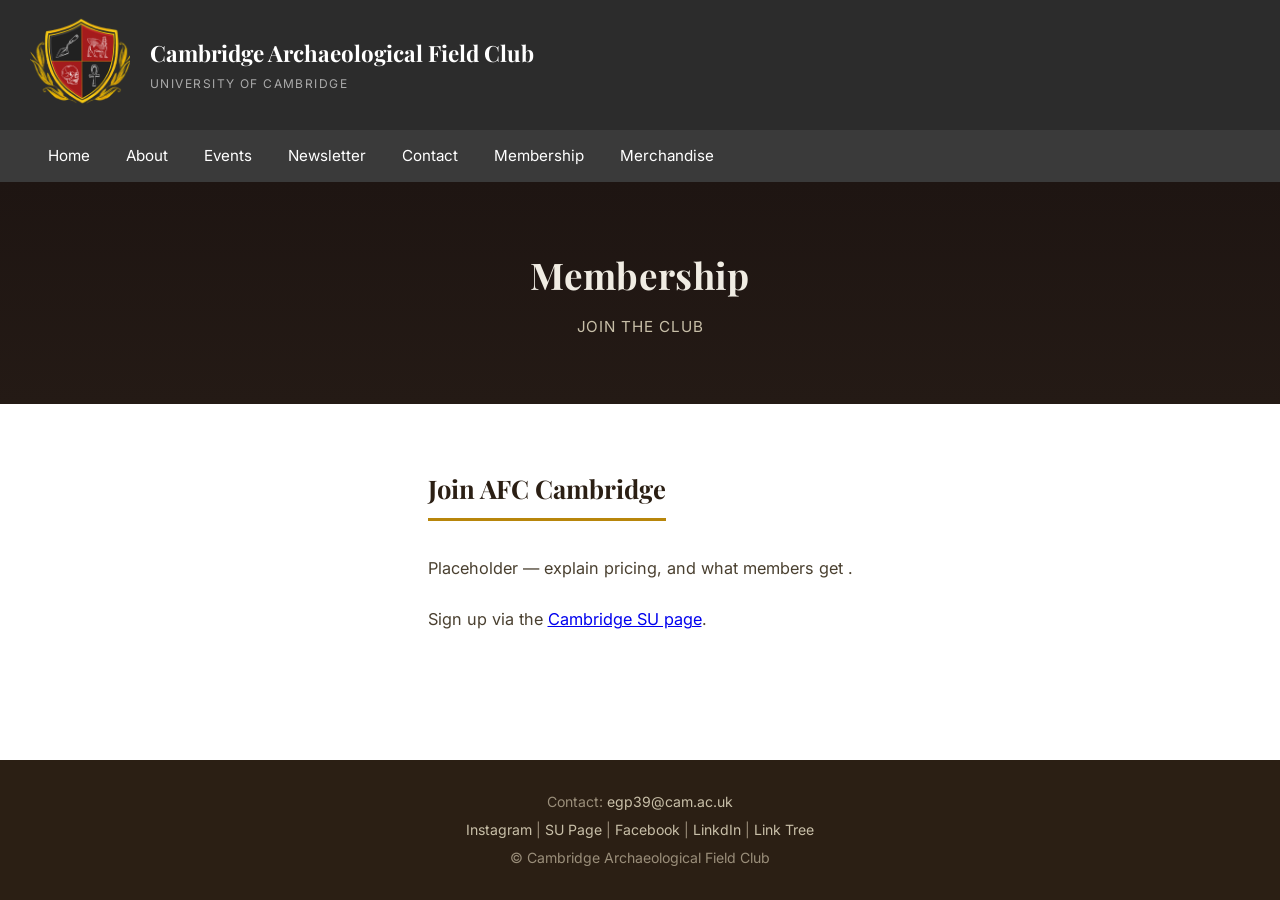
<file: pages/Membership.html>
<!DOCTYPE html>
<html lang="en">
<head>
  <meta charset="UTF-8" />
  <meta name="viewport" content="width=device-width, initial-scale=1.0"/>
  <title>Membership — Cambridge Archaeological Field Club</title>
  <link href="https://fonts.googleapis.com/css2?family=Playfair+Display:wght@700&family=Inter:wght@300;400&display=swap" rel="stylesheet"/>
  <link rel="stylesheet" href="../css/style.css"/>
</head>
<body>

  <!-- ===== HEADER ===== -->
  <header>
    <a href="../index.html" class="header-logo-link">
      <img src="../images/AFC CAM.png" alt="AFC LOGO"/>
    </a>
    <div class="header-text">
      <h1>Cambridge Archaeological Field Club</h1>
      <span class="header-sub">University of Cambridge</span>
    </div>
  </header>

  <!-- ===== NAVIGATION BAR ===== -->
  <nav>
    <ul>
      <li><a href="../index.html">Home</a></li>
      <li class="has-dropdown">
        <a href="about.html">About</a>
        <ul class="dropdown">
          <li><a href="committee.html">Committee</a></li>
          <li><a href="history.html">History</a></li>
        </ul>
      </li>
      <li class="has-dropdown">
        <a href="events.html">Events</a>
        <ul class="dropdown">
          <li><a href="past-events.html">Past Events</a></li>
          <li><a href="upcoming.html">Upcoming</a></li>
        </ul>
      </li>
      <li><a href="newsletter.html">Newsletter</a></li>
      <li><a href="contact.html">Contact</a></li>
      <li><a href="Membership.html">Membership</a></li>
      <li><a href="Merchandise.html">Merchandise</a></li>
    </ul>
  </nav>

  <!-- ===== PAGE HERO ===== -->
  <div class="page-hero">
    <h1>Membership</h1>
    <p>Join the club</p>
  </div>

  <section class="page-content">
    <h2 class="section-heading">Join AFC Cambridge</h2>
    <p>Placeholder — explain pricing, and what members get .</p>
    <p>Sign up via the <a href="https://www.cambridgesu.co.uk/organisation/12181/">Cambridge SU page</a>.</p>
  </section>

  <!-- ===== CONTACT / FOOTER ===== -->
  <footer>
    <p>Contact: <a href="mailto:egp39@cam.ac.uk">egp39@cam.ac.uk</a></p>
    <p>
      <a href="https://www.instagram.com/afc.cambridge/">Instagram</a> |
      <a href="https://www.cambridgesu.co.uk/organisation/12181/">SU Page</a> |
      <a href="https://www.facebook.com/UofCAFC">Facebook</a> |
      <a href="a"> LinkdIn</a> |
      <a href="https://linktr.ee/afccambridge?utm_source=ig&utm_medium=social&utm_content=link_in_bio&fbclid=PAZXh0bgNhZW0CMTEAc3J0YwZhcHBfaWQPOTM2NjE5NzQzMzkyNDU5AAGndQxa8T_lRNNbf-3pB2BCLRBkZARvJ_FZ0tATOxQnRyzodPG0KdSEfxv4E4E_aem_PB6PAgR6NfxRheyLg-0AaQ">Link Tree</a>
    </p>
    <p>&copy; Cambridge Archaeological Field Club</p>
  </footer>
  <script src="../js/main.js"></script>
</body>
</html>
</file>
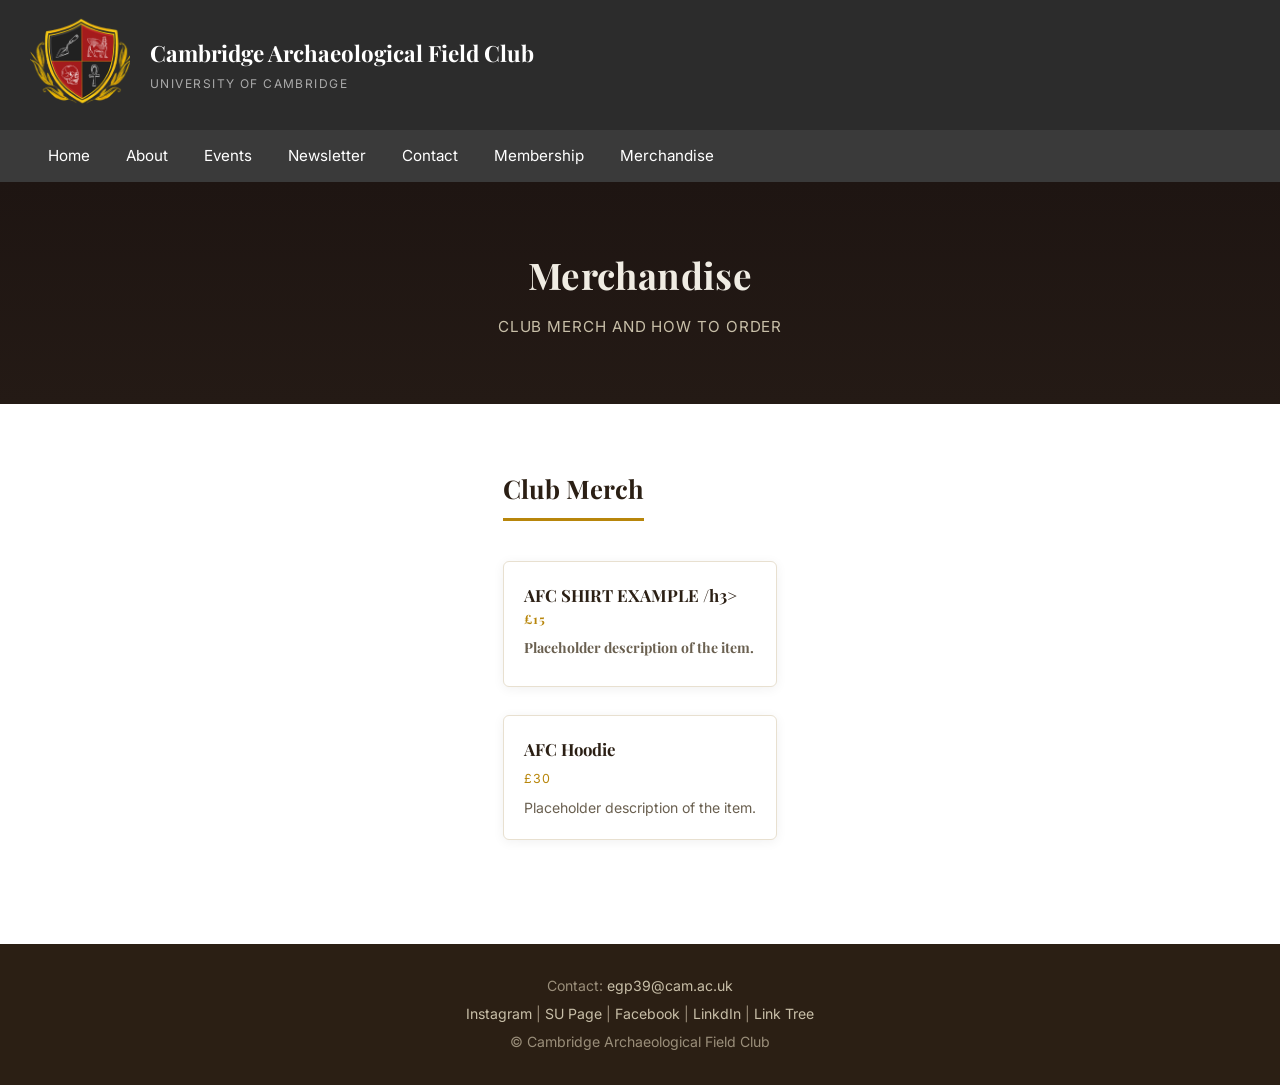
<file: pages/Merchandise.html>
<!DOCTYPE html>
<html lang="en">
<head>
  <meta charset="UTF-8" />
  <meta name="viewport" content="width=device-width, initial-scale=1.0"/>
  <title>Merchandise — Cambridge Archaeological Field Club</title>
  <link href="https://fonts.googleapis.com/css2?family=Playfair+Display:wght@700&family=Inter:wght@300;400&display=swap" rel="stylesheet"/>
  <link rel="stylesheet" href="../css/style.css"/>
</head>
<body>

  <!-- ===== HEADER ===== -->
  <header>
    <a href="../index.html" class="header-logo-link">
      <img src="../images/AFC CAM.png" alt="AFC LOGO"/>
    </a>
    <div class="header-text">
      <h1>Cambridge Archaeological Field Club</h1>
      <span class="header-sub">University of Cambridge</span>
    </div>
  </header>

  <!-- ===== NAVIGATION BAR ===== -->
  <nav>
    <ul>
      <li><a href="../index.html">Home</a></li>
      <li class="has-dropdown">
        <a href="about.html">About</a>
        <ul class="dropdown">
          <li><a href="committee.html">Committee</a></li>
          <li><a href="history.html">History</a></li>
        </ul>
      </li>
      <li class="has-dropdown">
        <a href="events.html">Events</a>
        <ul class="dropdown">
          <li><a href="past-events.html">Past Events</a></li>
          <li><a href="upcoming.html">Upcoming</a></li>
        </ul>
      </li>
      <li><a href="newsletter.html">Newsletter</a></li>
      <li><a href="contact.html">Contact</a></li>
      <li><a href="Membership.html">Membership</a></li>
      <li><a href="Merchandise.html">Merchandise</a></li>
    </ul>
  </nav>

  <!-- ===== PAGE HERO ===== -->
  <div class="page-hero">
    <h1>Merchandise</h1>
    <p>Club merch and how to order</p>
  </div>

  <section class="page-content">
    <h2 class="section-heading">Club Merch</h2>
    <div class="card-grid">
      <div class="info-card">
        <h3>AFC SHIRT EXAMPLE /h3>
        <span class="role">£15</span>
        <p>Placeholder description of the item.</p>
      </div>
      <div class="info-card">
        <h3>AFC Hoodie</h3>
        <span class="role">£30</span>
        <p>Placeholder description of the item.</p>
      </div>
    </div>
  </section>

  <!-- ===== CONTACT / FOOTER ===== -->
  <footer>
    <p>Contact: <a href="mailto:egp39@cam.ac.uk">egp39@cam.ac.uk</a></p>
    <p>
      <a href="https://www.instagram.com/afc.cambridge/">Instagram</a> |
      <a href="https://www.cambridgesu.co.uk/organisation/12181/">SU Page</a> |
      <a href="https://www.facebook.com/UofCAFC">Facebook</a> |
      <a href="a"> LinkdIn</a> |
      <a href="https://linktr.ee/afccambridge?utm_source=ig&utm_medium=social&utm_content=link_in_bio&fbclid=PAZXh0bgNhZW0CMTEAc3J0YwZhcHBfaWQPOTM2NjE5NzQzMzkyNDU5AAGndQxa8T_lRNNbf-3pB2BCLRBkZARvJ_FZ0tATOxQnRyzodPG0KdSEfxv4E4E_aem_PB6PAgR6NfxRheyLg-0AaQ">Link Tree</a>
    </p>
    <p>&copy; Cambridge Archaeological Field Club</p>
  </footer>
  <script src="../js/main.js"></script>
</body>
</html>
</file>
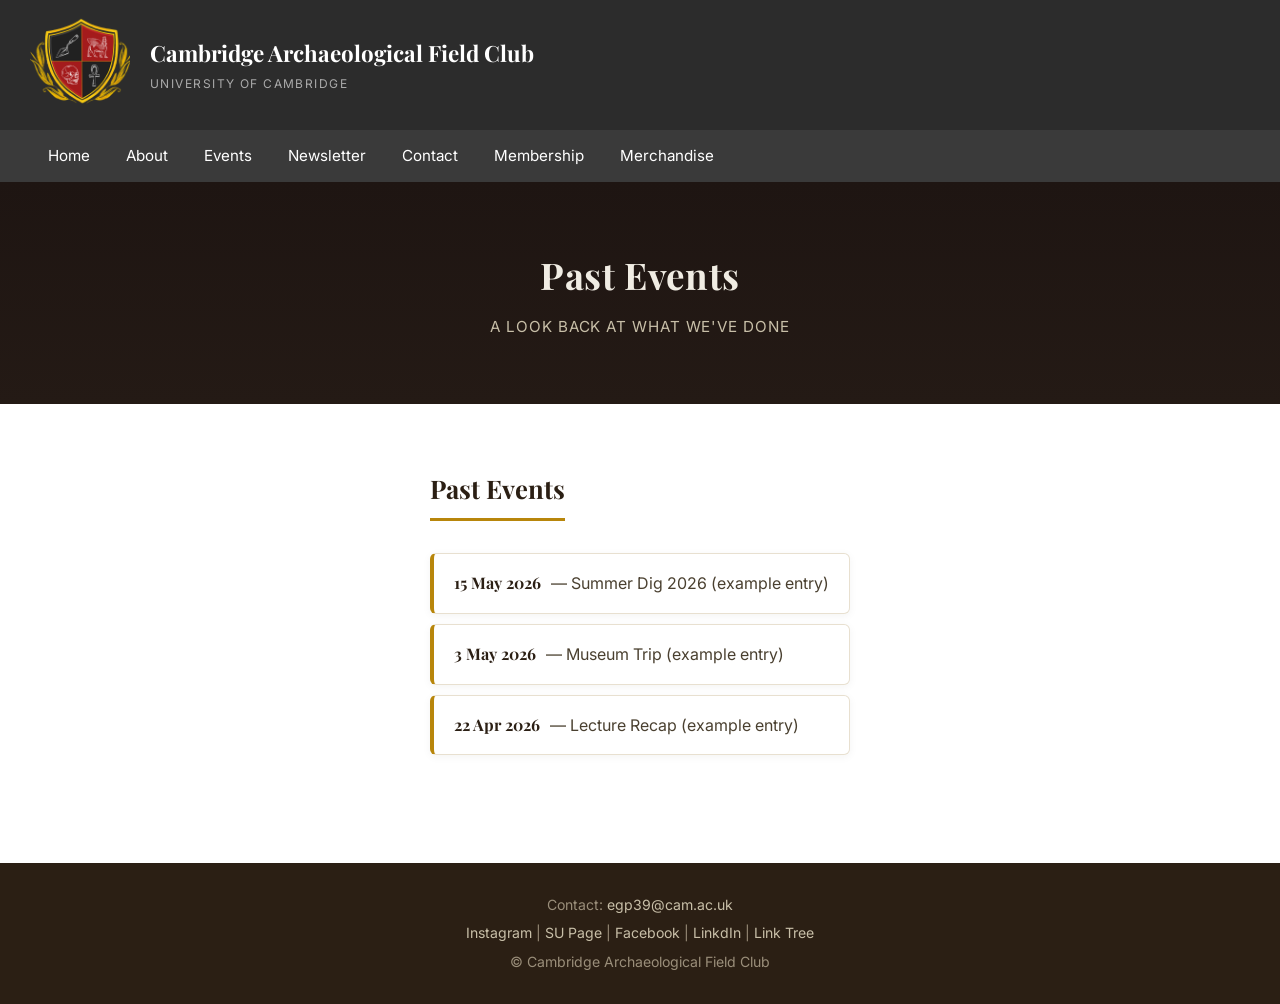
<file: pages/past-events.html>
<!DOCTYPE html>
<html lang="en">
<head>
  <meta charset="UTF-8" />
  <meta name="viewport" content="width=device-width, initial-scale=1.0"/>
  <title>Past Events — Cambridge Archaeological Field Club</title>
  <link href="https://fonts.googleapis.com/css2?family=Playfair+Display:wght@700&family=Inter:wght@300;400&display=swap" rel="stylesheet"/>
  <link rel="stylesheet" href="../css/style.css"/>
</head>
<body>

  <!-- ===== HEADER ===== -->
  <header>
    <a href="../index.html" class="header-logo-link">
      <img src="../images/AFC CAM.png" alt="AFC LOGO"/>
    </a>
    <div class="header-text">
      <h1>Cambridge Archaeological Field Club</h1>
      <span class="header-sub">University of Cambridge</span>
    </div>
  </header>

  <!-- ===== NAVIGATION BAR ===== -->
  <nav>
    <ul>
      <li><a href="../index.html">Home</a></li>
      <li class="has-dropdown">
        <a href="about.html">About</a>
        <ul class="dropdown">
          <li><a href="committee.html">Committee</a></li>
          <li><a href="history.html">History</a></li>
        </ul>
      </li>
      <li class="has-dropdown">
        <a href="events.html">Events</a>
        <ul class="dropdown">
          <li><a href="past-events.html">Past Events</a></li>
          <li><a href="upcoming.html">Upcoming</a></li>
        </ul>
      </li>
      <li><a href="newsletter.html">Newsletter</a></li>
      <li><a href="contact.html">Contact</a></li>
      <li><a href="Membership.html">Membership</a></li>
      <li><a href="Merchandise.html">Merchandise</a></li>
    </ul>
  </nav>

  <!-- ===== PAGE HERO ===== -->
  <div class="page-hero">
    <h1>Past Events</h1>
    <p>A look back at what we've done</p>
  </div>

  <section class="page-content">
    <h2 class="section-heading">Past Events</h2>
    <ul class="plain-list">
      <li><strong>15 May 2026</strong> — Summer Dig 2026 (example entry)</li>
      <li><strong>3 May 2026</strong> — Museum Trip (example entry)</li>
      <li><strong>22 Apr 2026</strong> — Lecture Recap (example entry)</li>
    </ul>
  </section>

  <!-- ===== CONTACT / FOOTER ===== -->
  <footer>
    <p>Contact: <a href="mailto:egp39@cam.ac.uk">egp39@cam.ac.uk</a></p>
    <p>
      <a href="https://www.instagram.com/afc.cambridge/">Instagram</a> |
      <a href="https://www.cambridgesu.co.uk/organisation/12181/">SU Page</a> |
      <a href="https://www.facebook.com/UofCAFC">Facebook</a> |
      <a href="a"> LinkdIn</a> |
      <a href="https://linktr.ee/afccambridge?utm_source=ig&utm_medium=social&utm_content=link_in_bio&fbclid=PAZXh0bgNhZW0CMTEAc3J0YwZhcHBfaWQPOTM2NjE5NzQzMzkyNDU5AAGndQxa8T_lRNNbf-3pB2BCLRBkZARvJ_FZ0tATOxQnRyzodPG0KdSEfxv4E4E_aem_PB6PAgR6NfxRheyLg-0AaQ">Link Tree</a>
    </p>
    <p>&copy; Cambridge Archaeological Field Club</p>
  </footer>
  <script src="../js/main.js"></script>
</body>
</html>
</file>
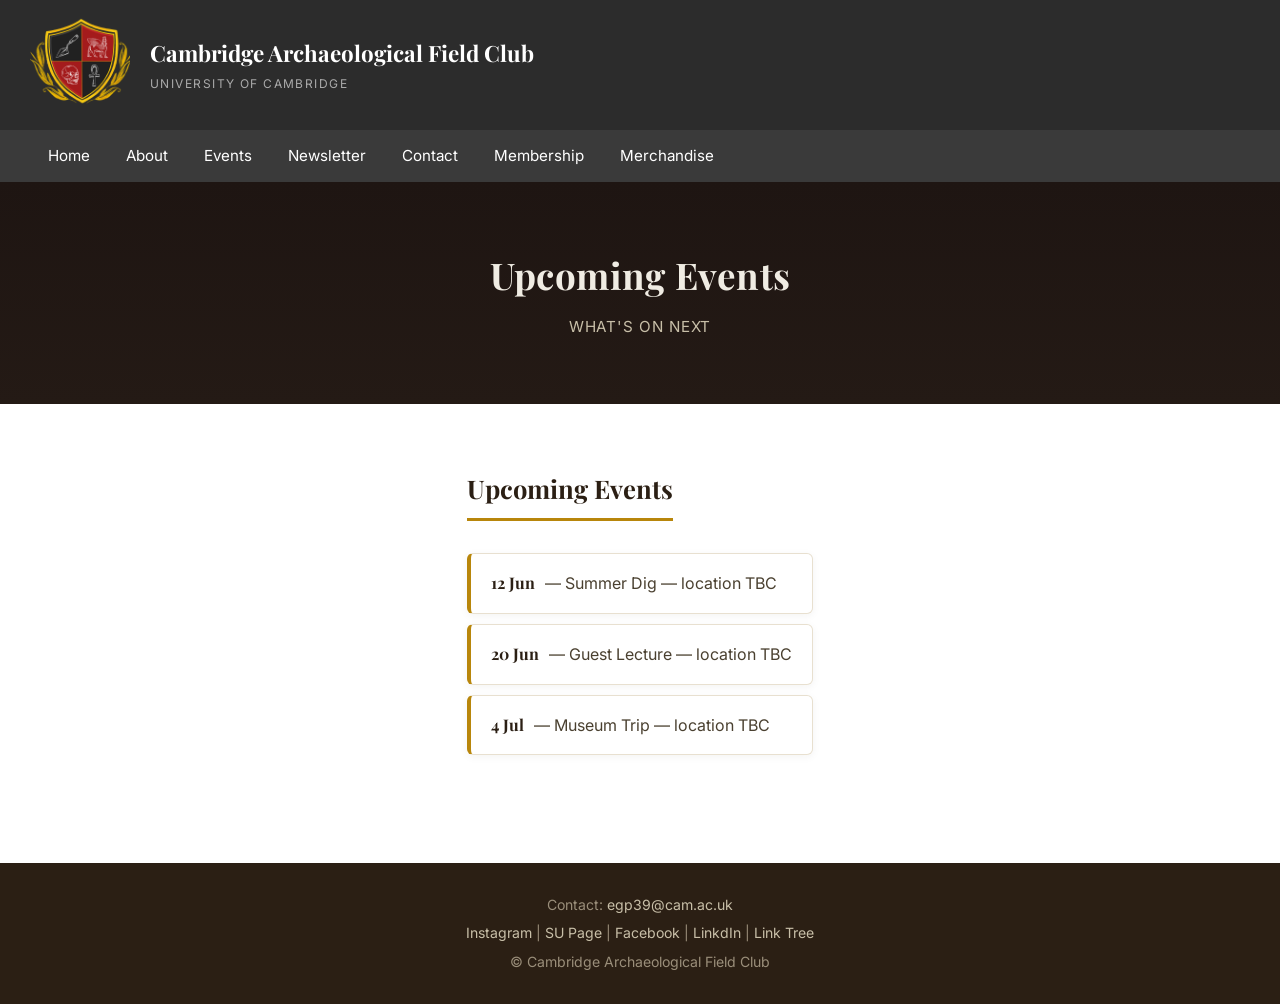
<file: pages/upcoming.html>
<!DOCTYPE html>
<html lang="en">
<head>
  <meta charset="UTF-8" />
  <meta name="viewport" content="width=device-width, initial-scale=1.0"/>
  <title>Upcoming Events — Cambridge Archaeological Field Club</title>
  <link href="https://fonts.googleapis.com/css2?family=Playfair+Display:wght@700&family=Inter:wght@300;400&display=swap" rel="stylesheet"/>
  <link rel="stylesheet" href="../css/style.css"/>
</head>
<body>

  <!-- ===== HEADER ===== -->
  <header>
    <a href="../index.html" class="header-logo-link">
      <img src="../images/AFC CAM.png" alt="AFC LOGO"/>
    </a>
    <div class="header-text">
      <h1>Cambridge Archaeological Field Club</h1>
      <span class="header-sub">University of Cambridge</span>
    </div>
  </header>

  <!-- ===== NAVIGATION BAR ===== -->
  <nav>
    <ul>
      <li><a href="../index.html">Home</a></li>
      <li class="has-dropdown">
        <a href="about.html">About</a>
        <ul class="dropdown">
          <li><a href="committee.html">Committee</a></li>
          <li><a href="history.html">History</a></li>
        </ul>
      </li>
      <li class="has-dropdown">
        <a href="events.html">Events</a>
        <ul class="dropdown">
          <li><a href="past-events.html">Past Events</a></li>
          <li><a href="upcoming.html">Upcoming</a></li>
        </ul>
      </li>
      <li><a href="newsletter.html">Newsletter</a></li>
      <li><a href="contact.html">Contact</a></li>
      <li><a href="Membership.html">Membership</a></li>
      <li><a href="Merchandise.html">Merchandise</a></li>
    </ul>
  </nav>

  <!-- ===== PAGE HERO ===== -->
  <div class="page-hero">
    <h1>Upcoming Events</h1>
    <p>What's on next</p>
  </div>

  <section class="page-content">
    <h2 class="section-heading">Upcoming Events</h2>
    <ul class="plain-list">
      <li><strong>12 Jun</strong> — Summer Dig — location TBC</li>
      <li><strong>20 Jun</strong> — Guest Lecture — location TBC</li>
      <li><strong>4 Jul</strong> — Museum Trip — location TBC</li>
    </ul>
  </section>

  <!-- ===== CONTACT / FOOTER ===== -->
  <footer>
    <p>Contact: <a href="mailto:egp39@cam.ac.uk">egp39@cam.ac.uk</a></p>
    <p>
      <a href="https://www.instagram.com/afc.cambridge/">Instagram</a> |
      <a href="https://www.cambridgesu.co.uk/organisation/12181/">SU Page</a> |
      <a href="https://www.facebook.com/UofCAFC">Facebook</a> |
      <a href="a"> LinkdIn</a> |
      <a href="https://linktr.ee/afccambridge?utm_source=ig&utm_medium=social&utm_content=link_in_bio&fbclid=PAZXh0bgNhZW0CMTEAc3J0YwZhcHBfaWQPOTM2NjE5NzQzMzkyNDU5AAGndQxa8T_lRNNbf-3pB2BCLRBkZARvJ_FZ0tATOxQnRyzodPG0KdSEfxv4E4E_aem_PB6PAgR6NfxRheyLg-0AaQ">Link Tree</a>
    </p>
    <p>&copy; Cambridge Archaeological Field Club</p>
  </footer>
  <script src="../js/main.js"></script>
</body>
</html>
</file>
<file: css/style.css>
* {
  margin: 0;
  padding: 0;
  box-sizing: border-box;
}

html {
  scroll-behavior: smooth;
}

body {
  line-height: 1.6;
  -webkit-font-smoothing: antialiased;
  -moz-osx-font-smoothing: grayscale;
  display: flex;
  flex-direction: column;
  min-height: 100vh;
}

a { transition: color 0.2s ease, opacity 0.2s ease; }

/* ===== HEADER ===== */
header {
  display: flex;
  align-items: center;
  gap: 20px;
  padding: 15px 30px;
  background-color: #2c2c2c;
}

header img {
  height: 100px;
  width: auto;
}

header h1 {
  color: white;
  font-size: 1.4rem;
}

.header-sub {
  color: #aaa;
  font-size: 0.75rem;
  letter-spacing: 0.12em;
  text-transform: uppercase;
  margin-top: 2px;
  display: block;
}

.header-logo-link {
  display: flex;
  align-items: center;
  text-decoration: none;
  gap: 20px;
}

.header-text {
  display: flex;
  flex-direction: column;
}

/* ===== NAV BAR ===== */
nav {
  background-color: #3a3a3a;
  position: sticky;
  top: 0;
  z-index: 300;           /* high z-index so dropdown shows above slider */
  transition: background 0.3s ease;
}

nav ul {
  list-style: none;
  display: flex;
  padding: 0 30px;
}

nav ul li a {
  display: block;
  padding: 14px 18px;
  color: white;
  text-decoration: none;
  font-size: 0.95rem;
}

nav ul li a:hover {
  background-color: #555;
}

/* ===== DROPDOWN ===== */
nav ul li {
  position: relative;
}

.dropdown {
  display: flex;
  flex-direction: column;
  position: absolute;
  top: 100%;
  left: 0;
  background-color: #3a3a3a;
  min-width: 170px;
  z-index: 400;           /* above everything */
  border-radius: 0 0 8px 8px;
  overflow: hidden;
  box-shadow: 0 10px 24px rgba(0,0,0,0.28);
  opacity: 0;
  visibility: hidden;
  transform: translateY(-8px);
  transition: opacity 0.25s ease, transform 0.25s ease, visibility 0.25s;
  pointer-events: none;
}

.dropdown li a {
  padding: 12px 18px;
  white-space: nowrap;
}

.has-dropdown:hover .dropdown,
.has-dropdown:focus-within .dropdown {
  opacity: 1;
  visibility: visible;
  transform: translateY(0);
  pointer-events: auto;
}

nav.scrolled {
  background-color: rgba(0, 0, 0, 0.9);
  box-shadow: 0 2px 10px rgba(0,0,0,0.3);
}

/* ===== FONTS ===== */
h1, h2, h3 { font-family: 'Playfair Display', serif; }
body        { font-family: 'Inter', sans-serif; }

/* ===== FADE IN ===== */
.fade-in {
  opacity: 0;
  transform: translateY(30px);
  transition: opacity 0.6s ease, transform 0.6s ease;
}

.fade-in.visible {
  opacity: 1;
  transform: translateY(0);
}

/* ===== SLIDING BANNER ===== */
.slider {
  position: relative;
  width: 100%;
  height: 500px;
  overflow: visible;      /* NOT hidden — hidden clips the dropdown */
}

.slides {
  width: 100%;
  height: 100%;
  position: relative;
  overflow: hidden;       /* images clipped here instead */
}

.slide {
  position: absolute;
  top: 0; left: 0;
  width: 100%;
  height: 100%;
  background-size: cover;
  background-position: center;
  opacity: 0;
  transition: opacity 0.8s ease;
}

.slide.active {
  opacity: 1;
}

.slider-btn {
  position: absolute;
  top: 50%;
  transform: translateY(-50%);
  background: rgba(0,0,0,0.4);
  color: white;
  border: none;
  padding: 14px 18px;
  font-size: 1.2rem;
  cursor: pointer;
  z-index: 10;
}

.slider-btn:hover {
  background: rgba(0,0,0,0.7);
}

.prev { left: 15px; }
.next { right: 15px; }

.slider-dots {
  position: absolute;
  bottom: 15px;
  width: 100%;
  display: flex;
  justify-content: center;
  gap: 8px;
  z-index: 10;
}

.dot {
  width: 10px;
  height: 10px;
  border-radius: 50%;
  background: rgba(255,255,255,0.5);
  cursor: pointer;
}

.dot.active {
  background: white;
}

/* ===== INTRO STRIP ===== */
#intro {
background: #1e1512;
color: #c8bfa8;
text-align: center;
padding: 46px 40px;
font-size: 1.08rem;
line-height: 1.9;
letter-spacing: 0.01em;
}
#intro p {
  max-width: 700px;
  margin: 0 auto;
}
#intro strong {
  color: #f0ece3;
  display: block;
  font-family: 'Playfair Display', serif;
  font-size: 1.3rem;
  margin-bottom: 10px;
  letter-spacing: 0.02em;
}

/* ===== TWO-COLUMN LAYOUT ===== */
#main-content {
display: grid;
grid-template-columns: 1fr 300px;
gap: 48px;
max-width: 1100px;
margin: 64px auto;
padding: 0 30px;
}

/* ===== SECTION HEADING ===== */
.section-heading {
font-family: 'Playfair Display', serif;
font-size: 1.6rem;
color: #2b1f14;
margin-bottom: 24px;
padding-bottom: 10px;
border-bottom: 3px solid #b8860b;
display: inline-block;
}

/* ===== BLOG CARDS ===== */
#blog { display: flex; flex-direction: column; gap: 28px; }

.blog-card {
display: grid;
grid-template-columns: 200px 1fr;
background: #fff;
border-radius: 6px;
overflow: hidden;
box-shadow: 0 2px 12px rgba(0,0,0,0.08);
border: 1px solid #e8e0d0;
transition: transform 0.25s, box-shadow 0.25s;
}
.blog-card:hover {
transform: translateY(-3px);
box-shadow: 0 6px 22px rgba(43,31,20,0.13);
}
.blog-card-img {
background-size: cover;
background-position: center;
min-height: 160px;
}
.blog-card-body {
padding: 18px 20px;
display: flex;
flex-direction: column;
gap: 7px;
}
.blog-date {
font-size: 0.75rem;
letter-spacing: 0.1em;
text-transform: uppercase;
color: #9a8e7a;
}
.blog-card-body h3 {
font-family: 'Playfair Display', serif;
font-size: 1.05rem;
color: #2b1f14;
line-height: 1.35;
}
.blog-card-body p {
font-size: 0.9rem;
color: #6a6050;
line-height: 1.6;
flex: 1;
}
.blog-read-more {
font-size: 0.8rem;
letter-spacing: 0.08em;
text-transform: uppercase;
color: #b8860b;
text-decoration: none;
align-self: flex-start;
border-bottom: 1px solid transparent;
transition: border-color 0.2s;
}
.blog-read-more:hover { border-color: #b8860b; }

/* ===== SIDEBAR ===== */
#sidebar { display: flex; flex-direction: column; gap: 28px; }

.widget {
background: #fff;
border: 1px solid #d8cfc0;
border-radius: 6px;
overflow: hidden;
box-shadow: 0 2px 10px rgba(43,31,20,0.06);
}

.widget-title {
background: #7a4f2d;
color: #f5f0e8;
font-family: 'Playfair Display', serif;
font-size: 0.95rem;
padding: 12px 16px;
margin: 0;
}

/* ===== MINI CALENDAR ===== */
.cal-header {
background: #2b1f14;
color: #f5f0e8;
display: flex;
align-items: center;
justify-content: space-between;
padding: 12px 16px;
}
.cal-header h3 { font-family: 'Playfair Display', serif; font-size: 0.95rem; margin: 0; }
.cal-nav {
background: none; border: none; color: #c8bfa8;
font-size: 1.1rem; cursor: pointer; padding: 2px 6px;
transition: color 0.2s;
}
.cal-nav:hover { color: #b8860b; }
.cal-grid { padding: 12px; }
.cal-days-header {
display: grid; grid-template-columns: repeat(7,1fr);
margin-bottom: 4px;
}
.cal-days-header span {
text-align: center; font-size: 0.68rem;
letter-spacing: 0.06em; text-transform: uppercase;
color: #9a8e7a; padding: 3px 0;
}
.cal-cells { display: grid; grid-template-columns: repeat(7,1fr); gap: 1px; }
.cal-cell {
aspect-ratio: 1; display: flex; align-items: center;
justify-content: center; font-size: 0.8rem;
border-radius: 50%; color: #2b1f14; position: relative;
}
.cal-cell.empty { color: transparent; }
.cal-cell.today { background: #b8860b; color: white; font-weight: 700; }
.cal-cell.has-event { color: #5a6e4a; font-weight: 700; }
.cal-cell.has-event::after {
content: ''; position: absolute; bottom: 2px;
width: 4px; height: 4px; background: #5a6e4a; border-radius: 50%;
}

/* ===== EVENTS WIDGET ===== */
.events-list { list-style: none; padding: 10px 0; margin: 0; }
.events-list li {
display: flex; gap: 12px; padding: 10px 16px;
border-bottom: 1px solid #f0ece3;
transition: background 0.15s;
}
.events-list li:last-child { border-bottom: none; }
.events-list li:hover { background: #faf7f2; }
.event-badge {
flex-shrink: 0; width: 42px; text-align: center;
background: #faf7f2; border: 1px solid #d8cfc0;
border-radius: 4px; padding: 4px 2px;
}
.ev-day { display: block; font-family: 'Playfair Display', serif; font-size: 1.15rem; color: #2b1f14; line-height: 1; }
.ev-mon { display: block; font-size: 0.62rem; letter-spacing: 0.1em; text-transform: uppercase; color: #9a8e7a; margin-top: 2px; }
.event-detail { flex: 1; }
.event-detail strong { display: block; font-size: 0.85rem; color: #2b1f14; font-family: 'Playfair Display', serif; line-height: 1.3; margin-bottom: 2px; }
.event-detail span { font-size: 0.78rem; color: #9a8e7a; }
.widget-more {
display: block; text-align: center; padding: 10px;
font-size: 0.78rem; letter-spacing: 0.08em; text-transform: uppercase;
color: #b8860b; text-decoration: none; border-top: 1px solid #d8cfc0;
transition: background 0.15s;
}
.widget-more:hover { background: #faf7f2; }

/* ===== FOOTER ===== */
footer {
background: #2b1f14;
color: #9a8e7a;
padding: 28px 40px;
text-align: center;
font-size: 0.88rem;
line-height: 2;
margin-top: auto; /* pins footer to the bottom of the viewport on short pages */
}
footer a { color: #c8bfa8; text-decoration: none; transition: color 0.2s; }
footer a:hover { color: #b8860b; }

/* ===== RESPONSIVE ===== */
@media (max-width: 800px) {
#main-content {
  grid-template-columns: 1fr;
  padding: 0 16px;
  margin: 28px auto;
}
.blog-card {
  grid-template-columns: 1fr;
}
.blog-card-img { min-height: 180px; }
}


/* Small hero banner used at the top of every inner page instead
   of the homepage's sliding banner. */
.page-hero {
  background: linear-gradient(180deg, #1e1512 0%, #241a15 100%);
  color: #f0ece3;
  text-align: center;
  padding: 64px 30px;
}
.page-hero h1 {
  font-family: 'Playfair Display', serif;
  font-size: 2.3rem;
  letter-spacing: 0.01em;
  margin-bottom: 10px;
}
.page-hero p {
  color: #c8bfa8;
  font-size: 0.95rem;
  letter-spacing: 0.06em;
  text-transform: uppercase;
}

/* Generic content wrapper — same max-width & spacing rhythm as
   #main-content on the homepage. */
.page-content {
  max-width: 820px;
  margin: 64px auto;
  padding: 0 30px 20px;
}
.page-content .section-heading {
  margin-bottom: 32px;
}
.page-content p {
  color: #4a4030;
  font-size: 1.02rem;
  line-height: 1.9;
  margin-bottom: 20px;
  max-width: 700px;
}
.page-content p:last-child { margin-bottom: 0; }

.page-content ul.plain-list {
  list-style: none;
  margin: 0 0 24px;
  padding: 0;
  display: flex;
  flex-direction: column;
  gap: 10px;
}
.page-content ul.plain-list li {
  padding: 16px 20px;
  border: 1px solid #e8e0d0;
  border-left: 4px solid #b8860b;
  border-radius: 6px;
  background: #fff;
  color: #4a4030;
  line-height: 1.6;
  box-shadow: 0 2px 8px rgba(43,31,20,0.05);
  transition: transform 0.2s ease, box-shadow 0.2s ease, background 0.2s ease;
}
.page-content ul.plain-list li:hover {
  transform: translateX(4px);
  box-shadow: 0 4px 16px rgba(43,31,20,0.1);
  background: #fdfbf7;
}
.page-content ul.plain-list li strong {
  color: #2b1f14;
  font-family: 'Playfair Display', serif;
  margin-right: 6px;
}

/* Reusable card grid (used by Merchandise) */
.card-grid {
  display: grid;
  grid-template-columns: repeat(auto-fill, minmax(220px, 1fr));
  gap: 28px;
  margin-top: 8px;
  margin-bottom: 20px;
}
.info-card {
  background: #fff;
  border: 1px solid #e8e0d0;
  border-radius: 6px;
  padding: 20px;
  box-shadow: 0 2px 12px rgba(0,0,0,0.06);
  transition: transform 0.25s, box-shadow 0.25s;
}
.info-card:hover {
  transform: translateY(-3px);
  box-shadow: 0 6px 22px rgba(43,31,20,0.13);
}
.info-card h3 {
  font-family: 'Playfair Display', serif;
  font-size: 1.05rem;
  color: #2b1f14;
  margin-bottom: 6px;
}
.info-card span.role {
  display: block;
  font-size: 0.78rem;
  letter-spacing: 0.08em;
  text-transform: uppercase;
  color: #b8860b;
  margin-bottom: 8px;
}
.info-card p {
  font-size: 0.88rem;
  color: #6a6050;
  line-height: 1.6;
  margin: 0;
}

/* Simple contact / membership form */
.simple-form {
  max-width: 500px;
  display: flex;
  flex-direction: column;
  gap: 20px;
  margin-top: 24px;
  background: #fff;
  border: 1px solid #e8e0d0;
  border-radius: 8px;
  padding: 28px;
  box-shadow: 0 4px 16px rgba(43,31,20,0.06);
}
.simple-form label {
  font-size: 0.78rem;
  letter-spacing: 0.06em;
  text-transform: uppercase;
  color: #7a4f2d;
  margin-bottom: 6px;
  display: block;
}
.simple-form input,
.simple-form textarea {
  width: 100%;
  padding: 11px 14px;
  border: 1px solid #d8cfc0;
  border-radius: 5px;
  font-family: 'Inter', sans-serif;
  font-size: 0.92rem;
  color: #2b1f14;
  background: #fdfbf7;
  transition: border-color 0.2s ease, box-shadow 0.2s ease;
}
.simple-form input:focus,
.simple-form textarea:focus {
  outline: none;
  border-color: #b8860b;
  box-shadow: 0 0 0 3px rgba(184,134,11,0.15);
  background: #fff;
}
.simple-form textarea { resize: vertical; min-height: 120px; }
.simple-form button {
  align-self: flex-start;
  background: #b8860b;
  color: #fff;
  border: none;
  padding: 13px 30px;
  font-size: 0.85rem;
  letter-spacing: 0.08em;
  text-transform: uppercase;
  border-radius: 5px;
  cursor: pointer;
  transition: background 0.2s ease, transform 0.15s ease;
}
.simple-form button:hover { background: #9a6f08; transform: translateY(-1px); }
.simple-form button:active { transform: translateY(0); }

/* ===== CONTACT PAGE ===== */
.contact-content {
  text-align: center;
}
.contact-content .section-heading {
  display: block;
  margin-left: auto;
  margin-right: auto;
}
.contact-content > p {
  margin-left: auto;
  margin-right: auto;
}

.contact-methods {
  display: flex;
  justify-content: center;
  flex-wrap: wrap;
  gap: 14px;
  margin: 28px 0 44px;
}
.contact-method {
  display: inline-flex;
  align-items: center;
  gap: 8px;
  background: #fff;
  border: 1px solid #e8e0d0;
  border-radius: 30px;
  padding: 11px 22px;
  color: #7a4f2d;
  text-decoration: none;
  font-size: 0.85rem;
  font-weight: 600;
  letter-spacing: 0.02em;
  box-shadow: 0 2px 8px rgba(43,31,20,0.06);
  transition: background 0.2s ease, color 0.2s ease, transform 0.2s ease, box-shadow 0.2s ease;
}
.contact-method:hover {
  background: #b8860b;
  color: #fff;
  border-color: #b8860b;
  transform: translateY(-2px);
  box-shadow: 0 6px 18px rgba(184,134,11,0.28);
}

.contact-form-wrap {
  display: flex;
  justify-content: center;
}
.contact-form-wrap .simple-form {
  width: 100%;
  max-width: 520px;
  margin: 0;
  text-align: left;
}

/* ===== COMMITTEE GRID ===== */
.committee-grid {
  display: flex;
  flex-wrap: wrap;
  justify-content: center;
  gap: 50px 30px;
  margin-top: 20px;
}

.committee-card {
  flex: 0 1 calc((100% - 60px) / 3); /* 3 per row, accounting for 2 gaps of 30px */
  max-width: calc((100% - 60px) / 3);
  position: relative;
  background: #fff;
  border: 1px solid #e8e0d0;
  border-radius: 10px;
  box-shadow: 0 4px 18px rgba(43,31,20,0.08);
  padding: 65px 22px 24px;
  text-align: center;
  transition: transform 0.25s, box-shadow 0.25s;
}
.committee-card:hover {
  transform: translateY(-5px);
  box-shadow: 0 12px 30px rgba(43,31,20,0.16);
}

.committee-photo {
  width: 110px !important;
  height: 110px !important;
  border-radius: 50% !important;
  position: absolute;
  top: -55px;
  left: 50%;
  transform: translateX(-50%);
  background: #f0ece3 center/cover no-repeat;
  border: 4px solid #fff;
  box-shadow: 0 3px 12px rgba(0,0,0,0.18);
  display: flex;
  align-items: center;
  justify-content: center;
  color: #b8860b;
  overflow: hidden !important;
}
.committee-photo svg { width: 46px; height: 46px; }
.committee-photo img {
  width: 100% !important;
  height: 100% !important;
  max-width: 100% !important;
  object-fit: cover !important;
  object-position: center !important;
  border-radius: 50% !important;
  display: block !important;
}

.committee-name {
  font-family: 'Playfair Display', serif;
  font-size: 1.15rem;
  color: #2b1f14;
  margin-bottom: 8px;
}

.committee-role {
  display: inline-block;
  background: #b8860b;
  color: #fff;
  font-size: 0.66rem;
  letter-spacing: 0.09em;
  text-transform: uppercase;
  padding: 5px 14px;
  border-radius: 20px;
  margin-bottom: 14px;
}

.committee-desc {
  font-size: 0.88rem;
  color: #6a6050;
  line-height: 1.65;
  text-align: left;
}

.committee-bio {
  margin-bottom: 16px;
}
.committee-bio summary {
  cursor: pointer;
  list-style: none;
  color: #b8860b;
  font-size: 0.76rem;
  letter-spacing: 0.07em;
  text-transform: uppercase;
  font-weight: 700;
  display: inline-flex;
  align-items: center;
  gap: 5px;
  transition: color 0.2s ease;
}
.committee-bio summary::-webkit-details-marker { display: none; }
.committee-bio summary::after {
  content: '+';
  font-size: 1rem;
  line-height: 1;
}
.committee-bio[open] summary::after { content: '–'; }
.committee-bio summary:hover { color: #9a6f08; }
.committee-bio[open] summary { margin-bottom: 10px; }
.committee-contact {
  border-top: 1px solid #f0ece3;
  padding-top: 14px;
  display: flex;
  justify-content: center;
  gap: 16px;
  font-size: 0.82rem;
}
.committee-contact a {
  color: #7a4f2d;
  text-decoration: none;
  font-weight: 600;
  display: inline-flex;
  align-items: center;
  gap: 5px;
}
.committee-contact a:hover { color: #b8860b; }

@media (max-width: 900px) {
  .committee-card {
    flex-basis: calc((100% - 30px) / 2); /* 2 per row */
    max-width: calc((100% - 30px) / 2);
  }
}
@media (max-width: 600px) {
  .committee-card {
    flex-basis: 100%; /* 1 per row */
    max-width: 100%;
  }

/* ===== NEWSLETTER LINKS ===== */
.page-content ul.plain-list li a {
  color: inherit;
  text-decoration: none;
  display: block;
  cursor: pointer;
}
.page-content ul.plain-list li a:hover { color: #b8860b; }

/* ===== PDF VIEWER MODAL ===== */
.pdf-modal {
  display: none;
  position: fixed;
  inset: 0;
  background: rgba(20, 14, 10, 0.94);
  z-index: 1000;
  flex-direction: column;
}
.pdf-modal.open { display: flex; }

.pdf-modal-top {
  display: flex;
  align-items: center;
  justify-content: space-between;
  padding: 16px 24px;
  color: #f0ece3;
}
.pdf-modal-title {
  font-family: 'Playfair Display', serif;
  font-size: 1.1rem;
}
.pdf-modal-close {
  background: none;
  border: none;
  color: #f0ece3;
  font-size: 2rem;
  line-height: 1;
  cursor: pointer;
  padding: 0 8px;
  transition: color 0.2s ease;
}
.pdf-modal-close:hover { color: #b8860b; }

.pdf-modal-body {
  flex: 1;
  display: flex;
  align-items: center;
  justify-content: center;
  gap: 16px;
  padding: 0 16px;
  min-height: 0;
  position: relative;
}
.pdf-canvas-wrap {
  position: relative;
  max-height: 100%;
  display: flex;
  align-items: center;
  justify-content: center;
}
#pdfCanvas {
  max-height: 80vh;
  max-width: 100%;
  background: #fff;
  box-shadow: 0 10px 40px rgba(0,0,0,0.5);
  border-radius: 2px;
}
.pdf-status {
  position: absolute;
  color: #f0ece3;
  font-size: 0.9rem;
  letter-spacing: 0.05em;
  text-align: center;
}

.pdf-nav-btn {
  flex-shrink: 0;
  background: rgba(255,255,255,0.1);
  border: none;
  color: #f0ece3;
  width: 48px;
  height: 48px;
  border-radius: 50%;
  font-size: 1.2rem;
  cursor: pointer;
  transition: background 0.2s ease;
}
.pdf-nav-btn:hover { background: #b8860b; }
.pdf-nav-btn:disabled { opacity: 0.3; cursor: default; background: rgba(255,255,255,0.1); }

.pdf-modal-bottom {
  text-align: center;
  padding: 14px;
  color: #c8bfa8;
  font-size: 0.85rem;
  letter-spacing: 0.06em;
}

@media (max-width: 700px) {
  .pdf-nav-btn { width: 40px; height: 40px; font-size: 1rem; }
  .pdf-modal-top { padding: 12px 16px; }
  .pdf-modal-title { font-size: 0.95rem; }
}

}
</file>
